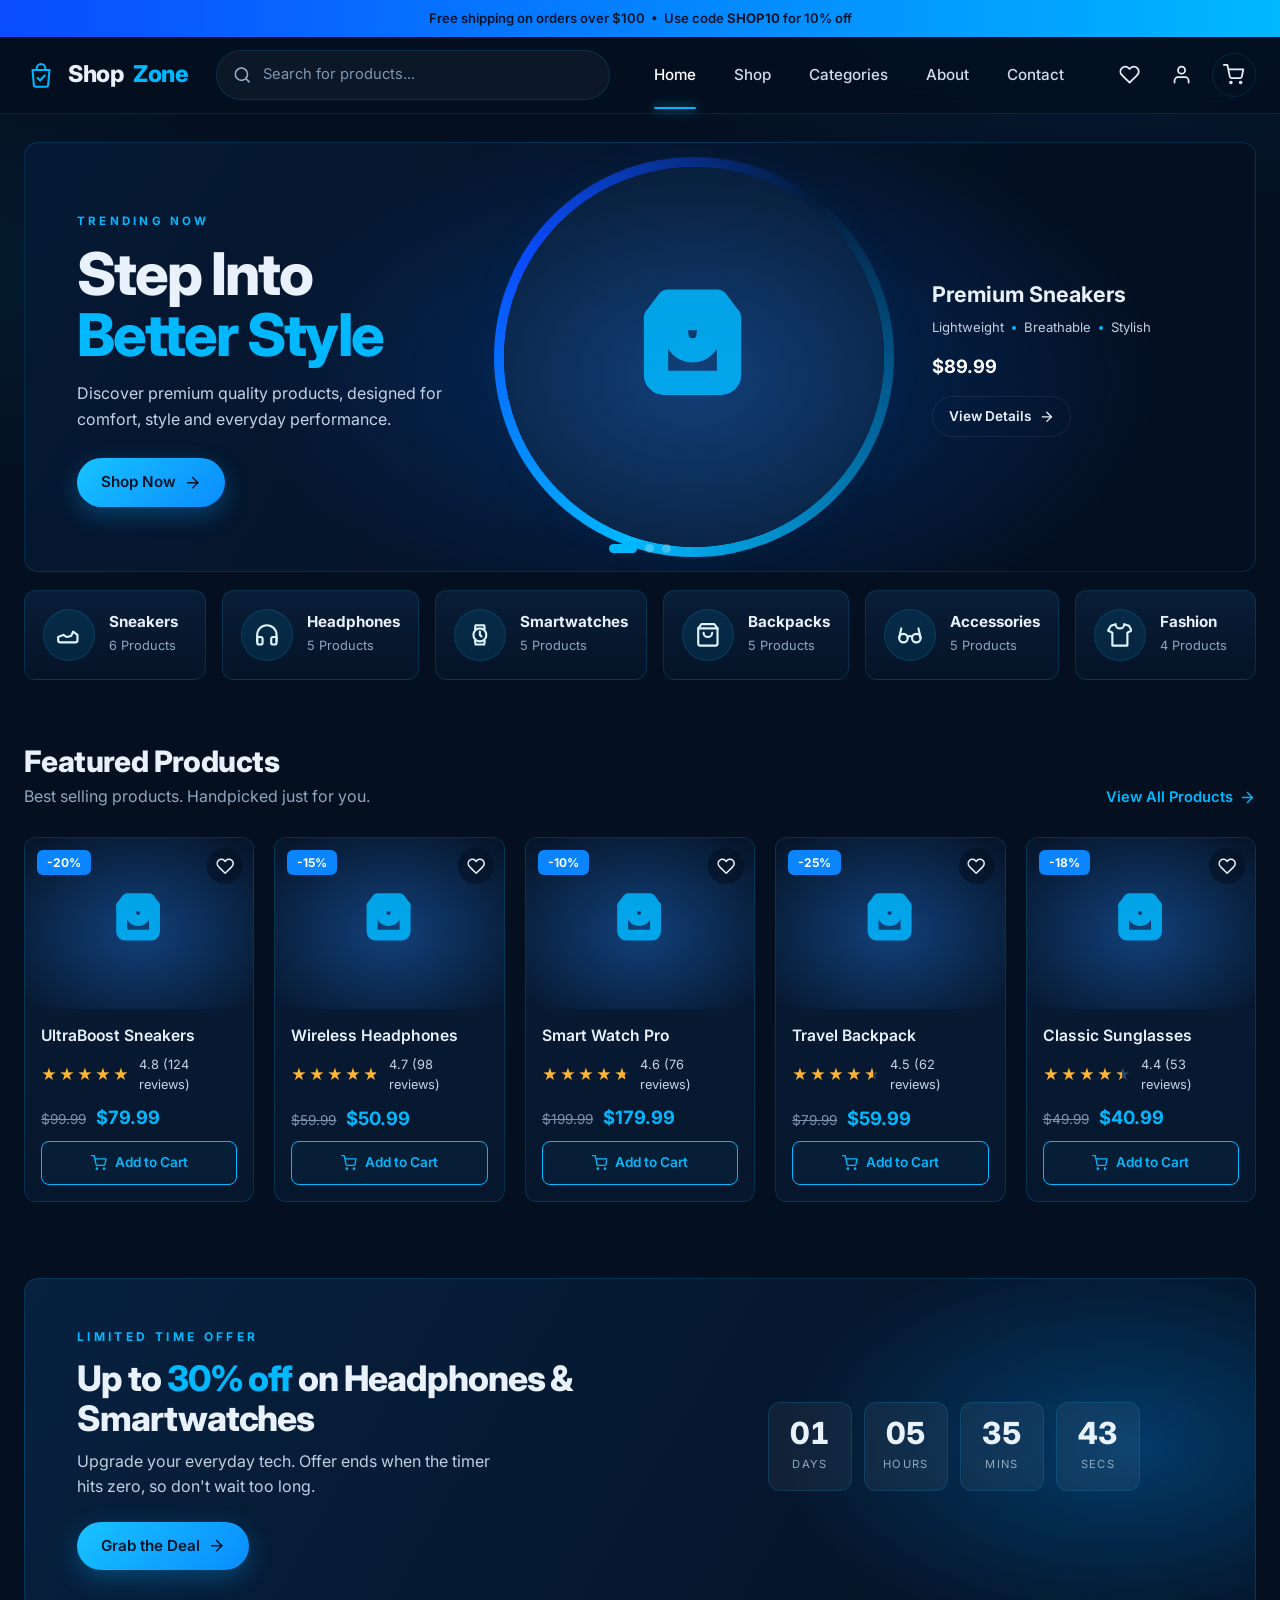
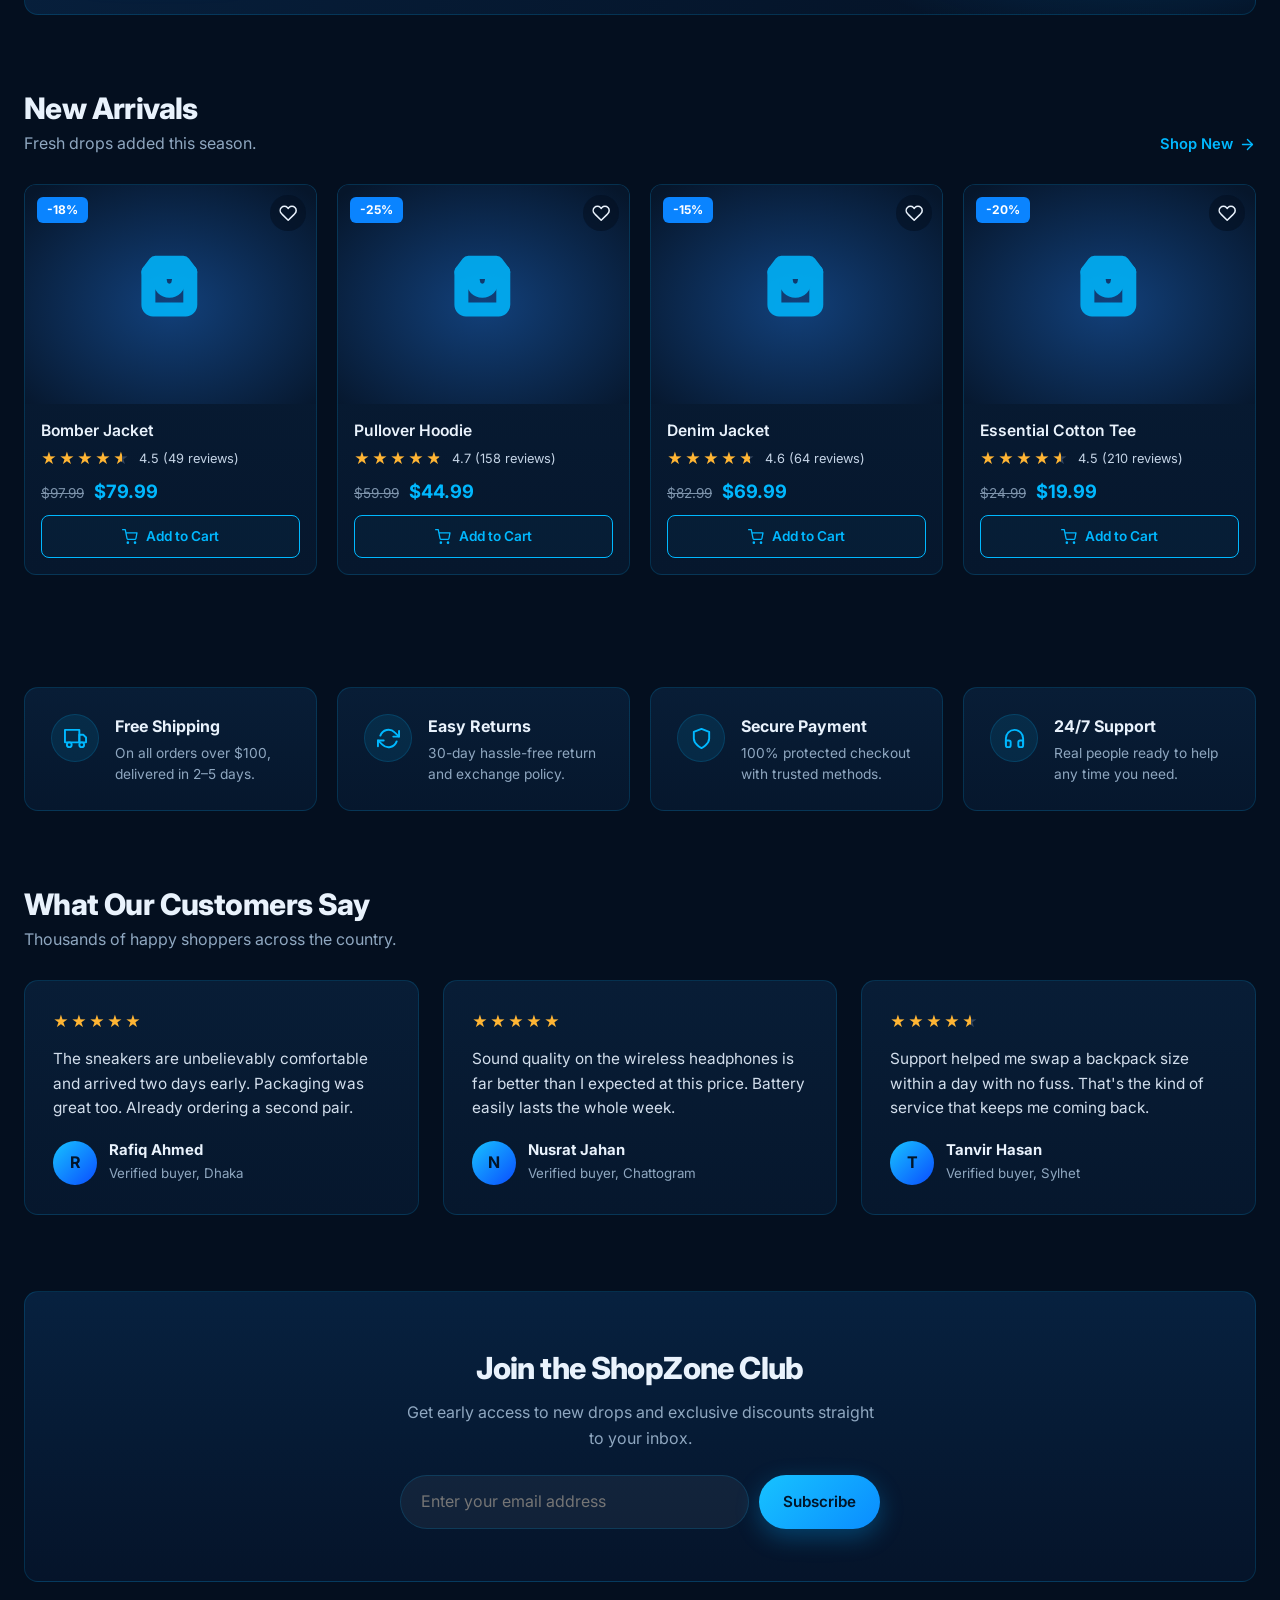
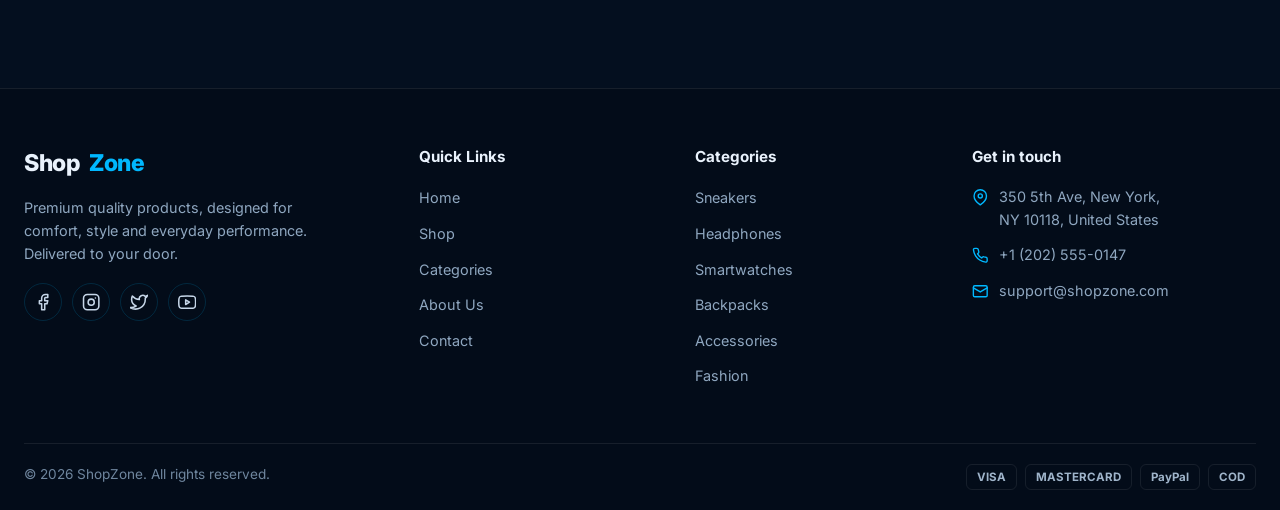
<file: index.html>
<!DOCTYPE html>
<html lang="en">
<head>
  <meta charset="UTF-8">
  <meta name="viewport" content="width=device-width, initial-scale=1">
  <title>ShopZone — Modern E-commerce</title>
  <meta name="description" content="ShopZone: premium sneakers, headphones, smartwatches, backpacks and more. Fast delivery and easy returns.">
  <link rel="preconnect" href="https://fonts.googleapis.com">
  <link rel="preconnect" href="https://fonts.gstatic.com" crossorigin>
  <link href="https://fonts.googleapis.com/css2?family=Inter:wght@400;500;600;700;800&display=swap" rel="stylesheet">
  <link rel="stylesheet" href="style.css">
</head>
<body data-page="home">
  <div id="site-header"></div>

  <main>
    <!-- HERO -->
    <section class="hero">
      <div class="container">
        <div class="hero-card" id="hero"></div>
        <div class="cat-strip" id="cat-strip"></div>
      </div>
    </section>

    <!-- FEATURED -->
    <section>
      <div class="container">
        <div class="section-head">
          <div>
            <h2>Featured Products</h2>
            <p>Best selling products. Handpicked just for you.</p>
          </div>
          <a class="link-arrow" href="shop.html">View All Products <i data-i="arrow-right"></i></a>
        </div>
        <div class="grid-5" id="featured"></div>
      </div>
    </section>

    <!-- DEAL -->
    <section style="padding-top:20px">
      <div class="container">
        <div class="deal reveal">
          <div>
            <span class="eyebrow">Limited time offer</span>
            <h2>Up to <span>30% off</span> on Headphones &amp; Smartwatches</h2>
            <p>Upgrade your everyday tech. Offer ends when the timer hits zero, so don't wait too long.</p>
            <a href="shop.html?cat=headphones" class="btn btn-primary">Grab the Deal <i data-i="arrow-right"></i></a>
          </div>
          <div class="countdown" id="countdown" aria-label="Offer countdown">
            <div class="cd-box"><b id="cd-d">00</b><small>Days</small></div>
            <div class="cd-box"><b id="cd-h">00</b><small>Hours</small></div>
            <div class="cd-box"><b id="cd-m">00</b><small>Mins</small></div>
            <div class="cd-box"><b id="cd-s">00</b><small>Secs</small></div>
          </div>
        </div>
      </div>
    </section>

    <!-- NEW ARRIVALS -->
    <section style="padding-top:20px">
      <div class="container">
        <div class="section-head">
          <div>
            <h2>New Arrivals</h2>
            <p>Fresh drops added this season.</p>
          </div>
          <a class="link-arrow" href="shop.html?sort=new">Shop New <i data-i="arrow-right"></i></a>
        </div>
        <div class="grid-4" id="arrivals"></div>
      </div>
    </section>

    <!-- WHY US -->
    <section>
      <div class="container">
        <div class="features">
          <div class="feature panel reveal"><div class="cat-ico"><i data-i="truck"></i></div><div><h4>Free Shipping</h4><p>On all orders over $100, delivered in 2–5 days.</p></div></div>
          <div class="feature panel reveal"><div class="cat-ico"><i data-i="refresh"></i></div><div><h4>Easy Returns</h4><p>30-day hassle-free return and exchange policy.</p></div></div>
          <div class="feature panel reveal"><div class="cat-ico"><i data-i="shield"></i></div><div><h4>Secure Payment</h4><p>100% protected checkout with trusted methods.</p></div></div>
          <div class="feature panel reveal"><div class="cat-ico"><i data-i="headset"></i></div><div><h4>24/7 Support</h4><p>Real people ready to help any time you need.</p></div></div>
        </div>
      </div>
    </section>

    <!-- TESTIMONIALS -->
    <section style="padding-top:20px">
      <div class="container">
        <div class="section-head"><div><h2>What Our Customers Say</h2><p>Thousands of happy shoppers across the country.</p></div></div>
        <div class="grid-3">
          <div class="testi panel reveal"><span class="stars" style="--r:100%">★★★★★</span><p>The sneakers are unbelievably comfortable and arrived two days early. Packaging was great too. Already ordering a second pair.</p><div class="who"><div class="avatar">R</div><div><b>Rafiq Ahmed</b><small>Verified buyer, Dhaka</small></div></div></div>
          <div class="testi panel reveal"><span class="stars" style="--r:100%">★★★★★</span><p>Sound quality on the wireless headphones is far better than I expected at this price. Battery easily lasts the whole week.</p><div class="who"><div class="avatar">N</div><div><b>Nusrat Jahan</b><small>Verified buyer, Chattogram</small></div></div></div>
          <div class="testi panel reveal"><span class="stars" style="--r:90%">★★★★★</span><p>Support helped me swap a backpack size within a day with no fuss. That's the kind of service that keeps me coming back.</p><div class="who"><div class="avatar">T</div><div><b>Tanvir Hasan</b><small>Verified buyer, Sylhet</small></div></div></div>
        </div>
      </div>
    </section>

    <!-- NEWSLETTER -->
    <section style="padding-top:20px">
      <div class="container">
        <div class="newsletter reveal">
          <h2>Join the ShopZone Club</h2>
          <p>Get early access to new drops and exclusive discounts straight to your inbox.</p>
          <form class="nl-form" data-newsletter novalidate>
            <input type="email" placeholder="Enter your email address" aria-label="Email address" required>
            <button class="btn btn-primary" type="submit">Subscribe</button>
          </form>
        </div>
      </div>
    </section>
  </main>

  <div id="site-footer"></div>

<script src="data.js"></script>
<script src="main.js"></script>
<script src="home.js"></script>
</body>
</html>
</file>
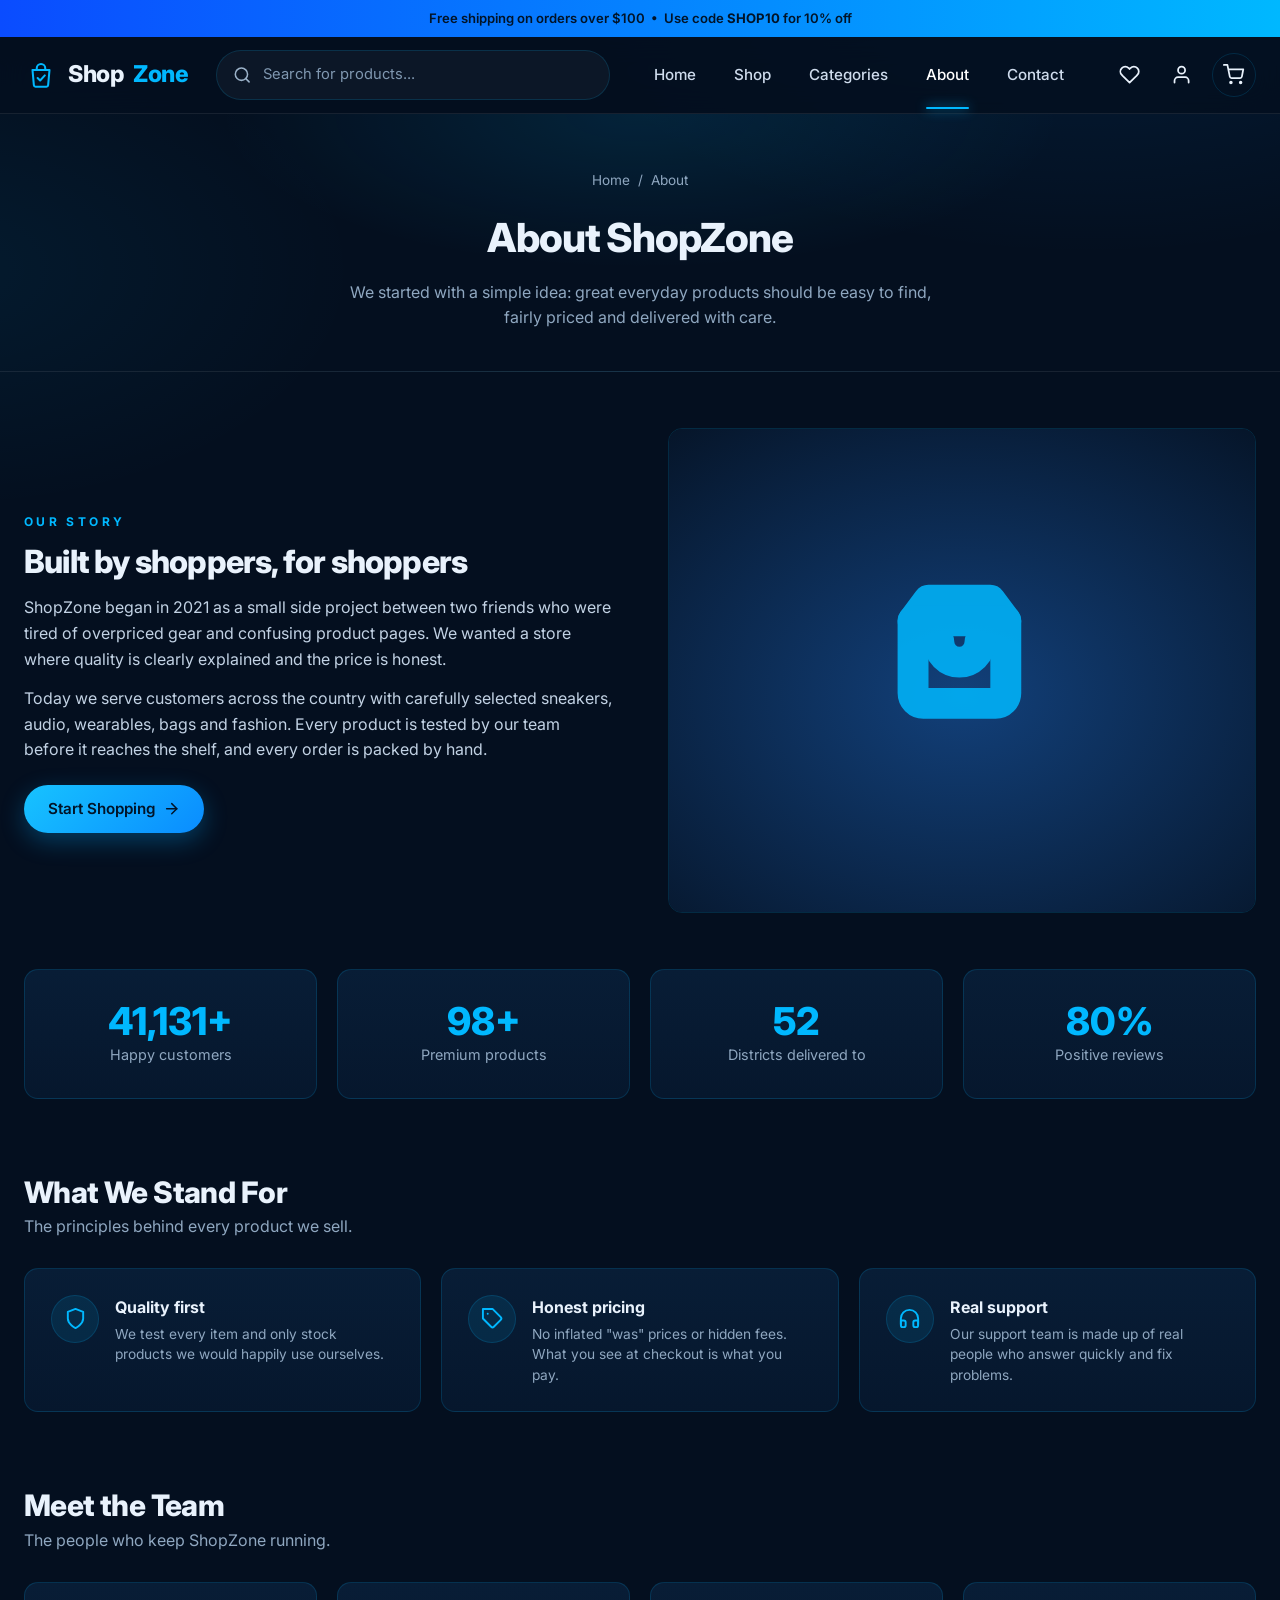
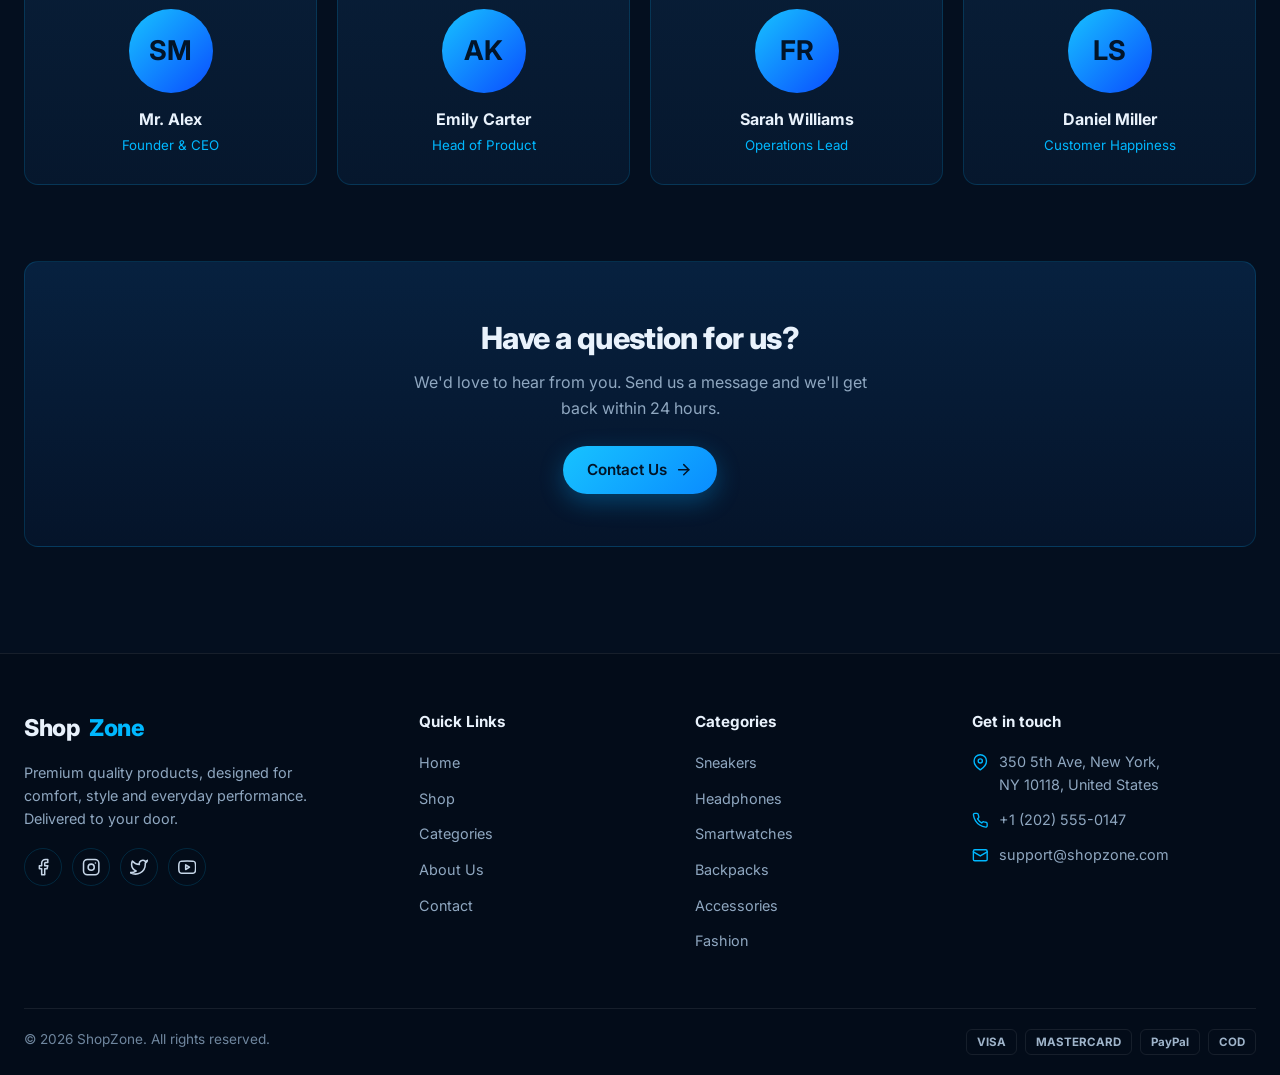
<file: about.html>
<!DOCTYPE html>
<html lang="en">
<head>
  <meta charset="UTF-8">
  <meta name="viewport" content="width=device-width, initial-scale=1">
  <title>About Us — ShopZone</title>
  <meta name="description" content="Learn about ShopZone, our story, our values and the team behind the store.">
  <link rel="preconnect" href="https://fonts.googleapis.com">
  <link rel="preconnect" href="https://fonts.gstatic.com" crossorigin>
  <link href="https://fonts.googleapis.com/css2?family=Inter:wght@400;500;600;700;800&display=swap" rel="stylesheet">
  <link rel="stylesheet" href="style.css">
</head>
<body data-page="about">
  <div id="site-header"></div>
  <main>
    <div class="page-hero">
      <div class="container">
        <div class="crumbs"><a href="index.html">Home</a> / <span>About</span></div>
        <h1>About ShopZone</h1>
        <p>We started with a simple idea: great everyday products should be easy to find, fairly priced and delivered with care.</p>
      </div>
    </div>

    <section>
      <div class="container split">
        <div class="reveal">
          <span class="eyebrow">Our story</span>
          <h2>Built by shoppers, for shoppers</h2>
          <p>ShopZone began in 2021 as a small side project between two friends who were tired of overpriced gear and confusing product pages. We wanted a store where quality is clearly explained and the price is honest.</p>
          <p>Today we serve customers across the country with carefully selected sneakers, audio, wearables, bags and fashion. Every product is tested by our team before it reaches the shelf, and every order is packed by hand.</p>
          <a href="shop.html" class="btn btn-primary" style="margin-top:8px">Start Shopping <i data-i="arrow-right"></i></a>
        </div>
        <img class="reveal" src="https://images.unsplash.com/photo-1441986300917-64674bd600d8?auto=format&fit=crop&w=900&q=80" alt="Inside a ShopZone store" loading="lazy" onerror="imgFallback(this)">
      </div>
    </section>

    <section style="padding-top:0">
      <div class="container">
        <div class="stats">
          <div class="stat panel reveal"><b data-count="50000" data-suffix="+">0</b><span>Happy customers</span></div>
          <div class="stat panel reveal"><b data-count="120" data-suffix="+">0</b><span>Premium products</span></div>
          <div class="stat panel reveal"><b data-count="64">0</b><span>Districts delivered to</span></div>
          <div class="stat panel reveal"><b data-count="98" data-suffix="%">0</b><span>Positive reviews</span></div>
        </div>
      </div>
    </section>

    <section style="padding-top:20px">
      <div class="container">
        <div class="section-head"><div><h2>What We Stand For</h2><p>The principles behind every product we sell.</p></div></div>
        <div class="features" style="grid-template-columns:repeat(3,1fr)">
          <div class="feature panel reveal"><div class="cat-ico"><i data-i="shield"></i></div><div><h4>Quality first</h4><p>We test every item and only stock products we would happily use ourselves.</p></div></div>
          <div class="feature panel reveal"><div class="cat-ico"><i data-i="tag"></i></div><div><h4>Honest pricing</h4><p>No inflated "was" prices or hidden fees. What you see at checkout is what you pay.</p></div></div>
          <div class="feature panel reveal"><div class="cat-ico"><i data-i="headset"></i></div><div><h4>Real support</h4><p>Our support team is made up of real people who answer quickly and fix problems.</p></div></div>
        </div>
      </div>
    </section>

    <section style="padding-top:20px">
      <div class="container">
        <div class="section-head"><div><h2>Meet the Team</h2><p>The people who keep ShopZone running.</p></div></div>
        <div class="grid-4">
          <div class="team panel reveal"><div class="avatar">SM</div><b>Mr. Alex</b><br><small>Founder &amp; CEO</small></div>
          <div class="team panel reveal"><div class="avatar">AK</div><b>Emily Carter</b><br><small>Head of Product</small></div>
          <div class="team panel reveal"><div class="avatar">FR</div><b>Sarah Williams</b><br><small>Operations Lead</small></div>
          <div class="team panel reveal"><div class="avatar">LS</div><b>Daniel Miller</b><br><small>Customer Happiness</small></div>
        </div>
      </div>
    </section>

    <section style="padding-top:20px">
      <div class="container">
        <div class="newsletter reveal">
          <h2>Have a question for us?</h2>
          <p>We'd love to hear from you. Send us a message and we'll get back within 24 hours.</p>
          <a href="contact.html" class="btn btn-primary">Contact Us <i data-i="arrow-right"></i></a>
        </div>
      </div>
    </section>
  </main>
  <div id="site-footer"></div>

  <script src="data.js"></script>
  <script src="main.js"></script>
</body>
</html>
</file>
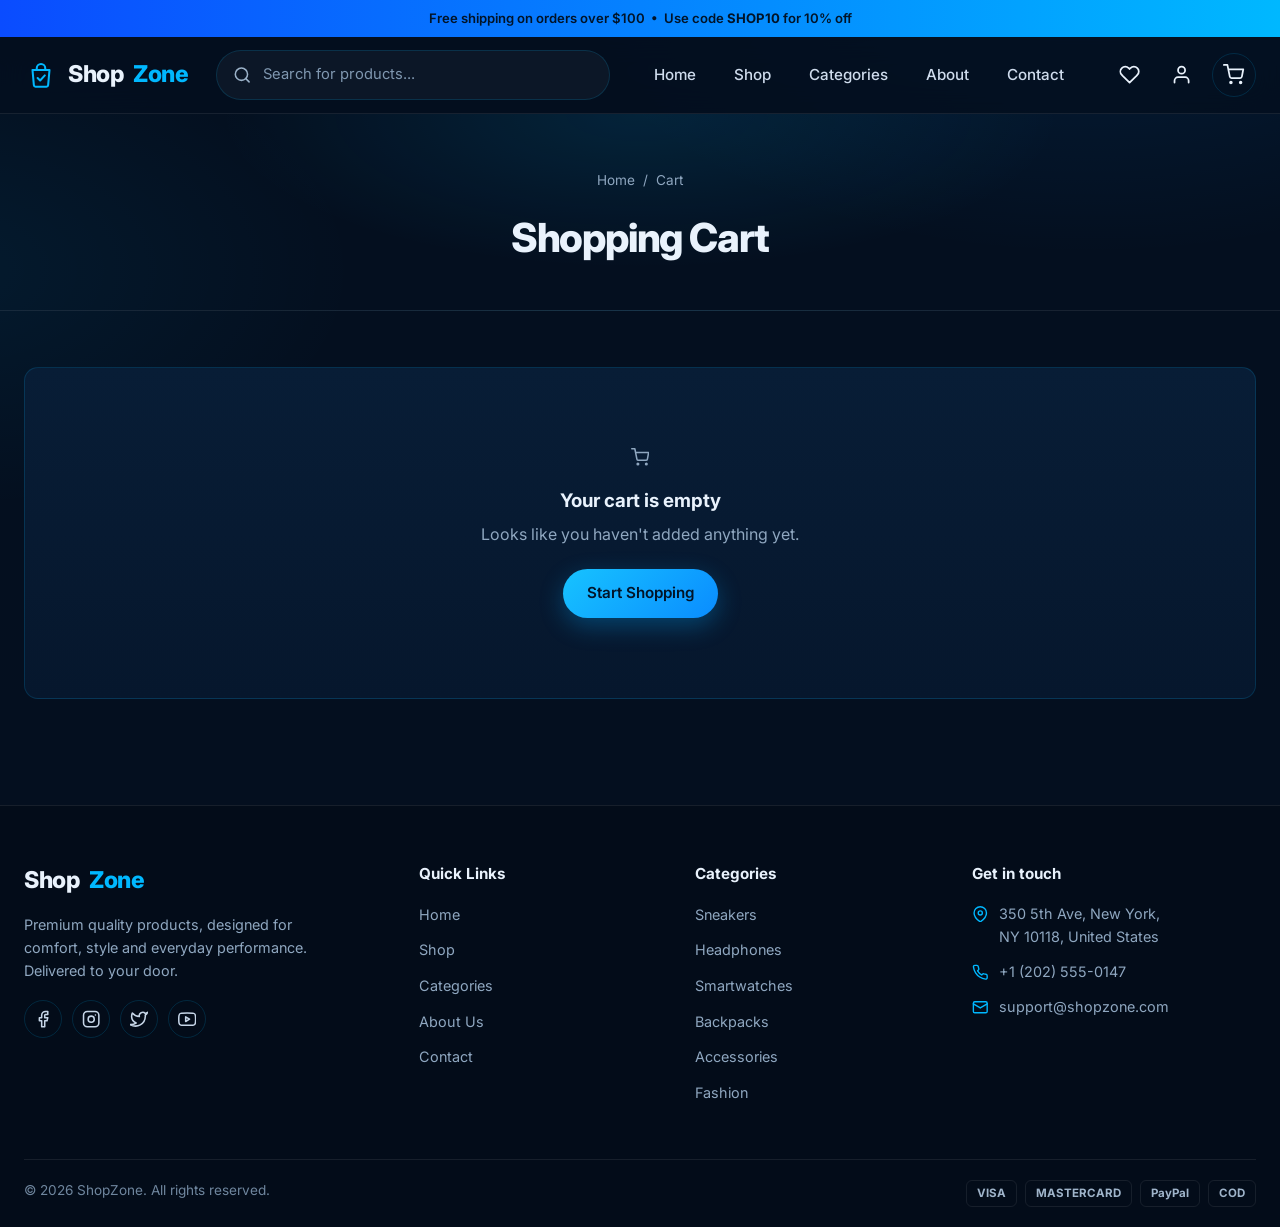
<file: cart.html>
<!DOCTYPE html>
<html lang="en">
<head>
  <meta charset="UTF-8">
  <meta name="viewport" content="width=device-width, initial-scale=1">
  <title>Your Cart — ShopZone</title>
  <link rel="preconnect" href="https://fonts.googleapis.com">
  <link rel="preconnect" href="https://fonts.gstatic.com" crossorigin>
  <link href="https://fonts.googleapis.com/css2?family=Inter:wght@400;500;600;700;800&display=swap" rel="stylesheet">
  <link rel="stylesheet" href="style.css">
</head>
<body data-page="cart">
  <div id="site-header"></div>
  <main>
    <div class="page-hero">
      <div class="container">
        <div class="crumbs"><a href="index.html">Home</a> / <span>Cart</span></div>
        <h1>Shopping Cart</h1>
      </div>
    </div>
    <section>
      <div class="container" id="cart-root"></div>
    </section>
  </main>

  <!-- Checkout modal -->
  <div class="modal" id="checkout" role="dialog" aria-modal="true" aria-labelledby="co-title">
    <div class="modal-box panel">
      <button class="icon-btn modal-x" id="co-close" aria-label="Close"><i data-i="x"></i></button>
      <div id="co-form-wrap">
        <h3 id="co-title">Checkout</h3>
        <p style="color:var(--muted);font-size:.9rem;margin-bottom:22px">Total to pay: <b id="co-total" style="color:var(--accent)"></b></p>
        <form id="co-form" novalidate>
          <div class="row2">
            <div class="field"><label for="co-name">Full name</label><input id="co-name" name="name" required autocomplete="name"><div class="err">Required.</div></div>
            <div class="field"><label for="co-phone">Phone</label><input id="co-phone" name="phone" type="tel" required pattern="[0-9+\- ]{7,}" autocomplete="tel"><div class="err">Enter a valid phone.</div></div>
          </div>
          <div class="field"><label for="co-email">Email</label><input id="co-email" name="email" type="email" required autocomplete="email"><div class="err">Enter a valid email.</div></div>
          <div class="field"><label for="co-addr">Delivery address</label><input id="co-addr" name="address" required autocomplete="street-address"><div class="err">Required.</div></div>
          <div class="field"><label for="co-pay">Payment method</label>
            <select id="co-pay" name="pay"><option>Cash on Delivery</option><option>bKash</option><option>Credit / Debit Card</option></select></div>
          <button class="btn btn-primary btn-block" type="submit">Place Order <i data-i="arrow-right"></i></button>
        </form>
      </div>
      <div class="success" id="co-success" hidden>
        <div class="tick"><i data-i="check"></i></div>
        <h3>Order placed!</h3>
        <p style="color:var(--muted);margin:8px 0 4px">Thank you for shopping with ShopZone.</p>
        <p>Your order number is <b id="co-num" style="color:var(--accent)"></b></p>
        <a href="shop.html" class="btn btn-primary" style="margin-top:22px">Continue Shopping</a>
      </div>
    </div>
  </div>

  <div id="site-footer"></div>
  <script src="data.js"></script>
  <script src="main.js"></script>
  <script src="cart.js"></script>
</body>
</html>
</file>
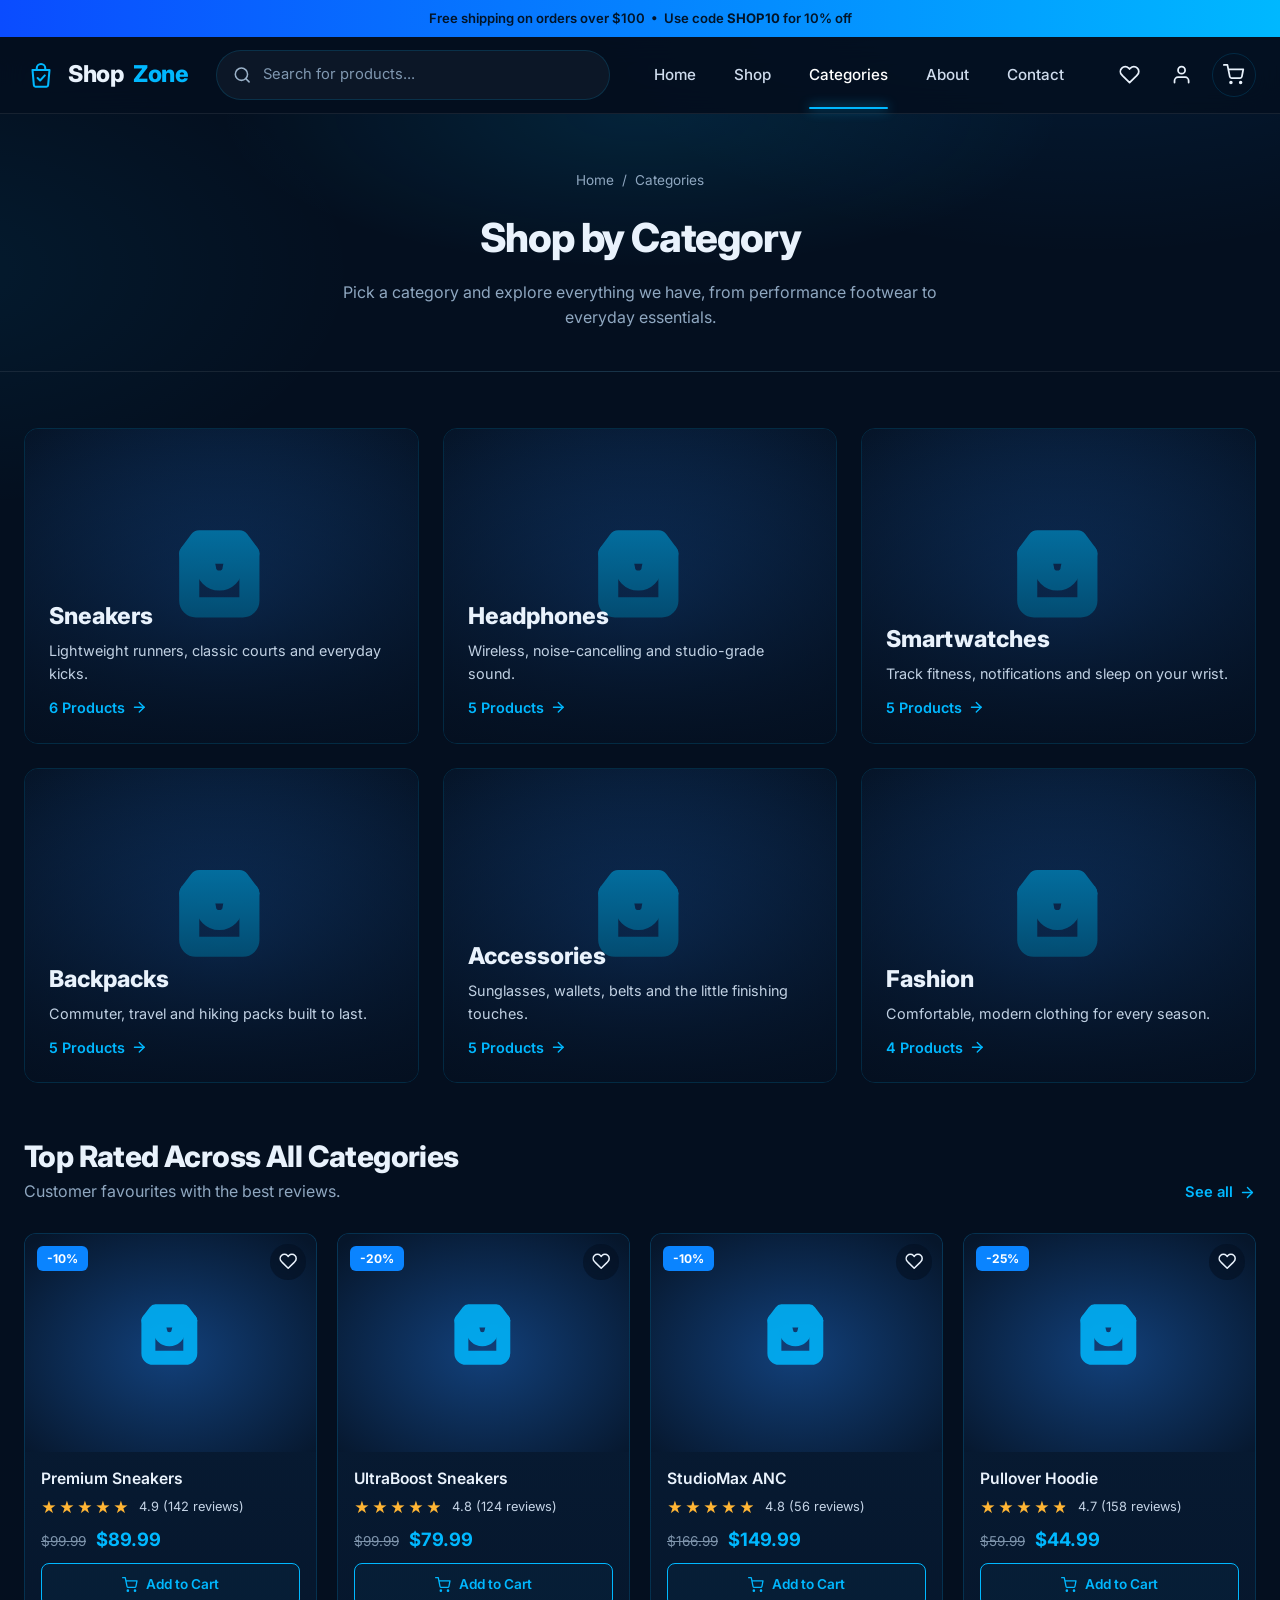
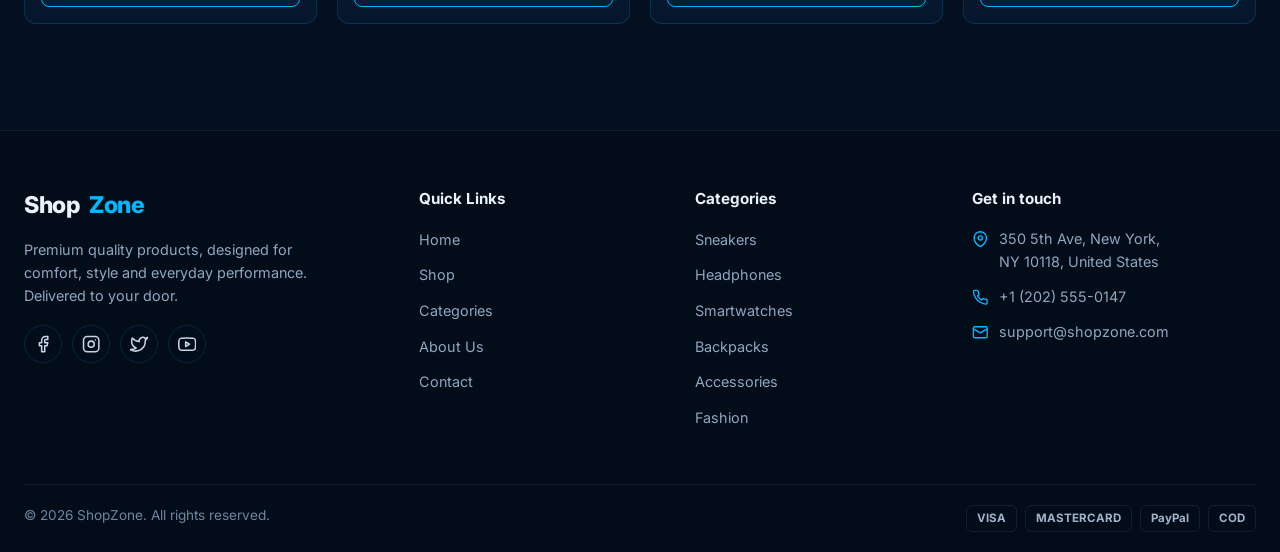
<file: categories.html>
<!DOCTYPE html>
<html lang="en">
<head>
  <meta charset="UTF-8">
  <meta name="viewport" content="width=device-width, initial-scale=1">
  <title>Categories — ShopZone</title>
  <meta name="description" content="Shop by category at ShopZone: sneakers, headphones, smartwatches, backpacks, accessories and fashion.">
  <link rel="preconnect" href="https://fonts.googleapis.com">
  <link rel="preconnect" href="https://fonts.gstatic.com" crossorigin>
  <link href="https://fonts.googleapis.com/css2?family=Inter:wght@400;500;600;700;800&display=swap" rel="stylesheet">
  <link rel="stylesheet" href="style.css">
</head>
<body data-page="categories">
  <div id="site-header"></div>
  <main>
    <div class="page-hero">
      <div class="container">
        <div class="crumbs"><a href="index.html">Home</a> / <span>Categories</span></div>
        <h1>Shop by Category</h1>
        <p>Pick a category and explore everything we have, from performance footwear to everyday essentials.</p>
      </div>
    </div>

    <section>
      <div class="container">
        <div class="grid-3" id="cat-grid"></div>
      </div>
    </section>

    <section style="padding-top:0">
      <div class="container">
        <div class="section-head"><div><h2>Top Rated Across All Categories</h2><p>Customer favourites with the best reviews.</p></div><a class="link-arrow" href="shop.html?sort=rating">See all <i data-i="arrow-right"></i></a></div>
        <div class="grid-4" id="top-rated"></div>
      </div>
    </section>
  </main>
  <div id="site-footer"></div>

  <script src="data.js"></script>
  <script src="main.js"></script>
  <script>
    document.addEventListener('shopzone:ready', () => {
      $('#cat-grid').innerHTML = CATEGORIES.map(c => {
        const n = PRODUCTS.filter(p => p.cat === c.id).length;
        return `<a class="cat-card reveal" href="shop.html?cat=${c.id}">
          <img loading="lazy" src="${unsplash(IMG_IDS[c.id][0], 700)}" alt="${c.name}" onerror="imgFallback(this)">
          <div class="txt"><h3>${c.name}</h3><p>${c.desc}</p><span class="count">${n} Products ${icon('arrow-right')}</span></div></a>`;
      }).join('');
      renderProducts($('#top-rated'), [...PRODUCTS].sort((a, b) => b.rating - a.rating || b.reviews - a.reviews).slice(0, 4));
    });
  </script>
</body>
</html>
</file>
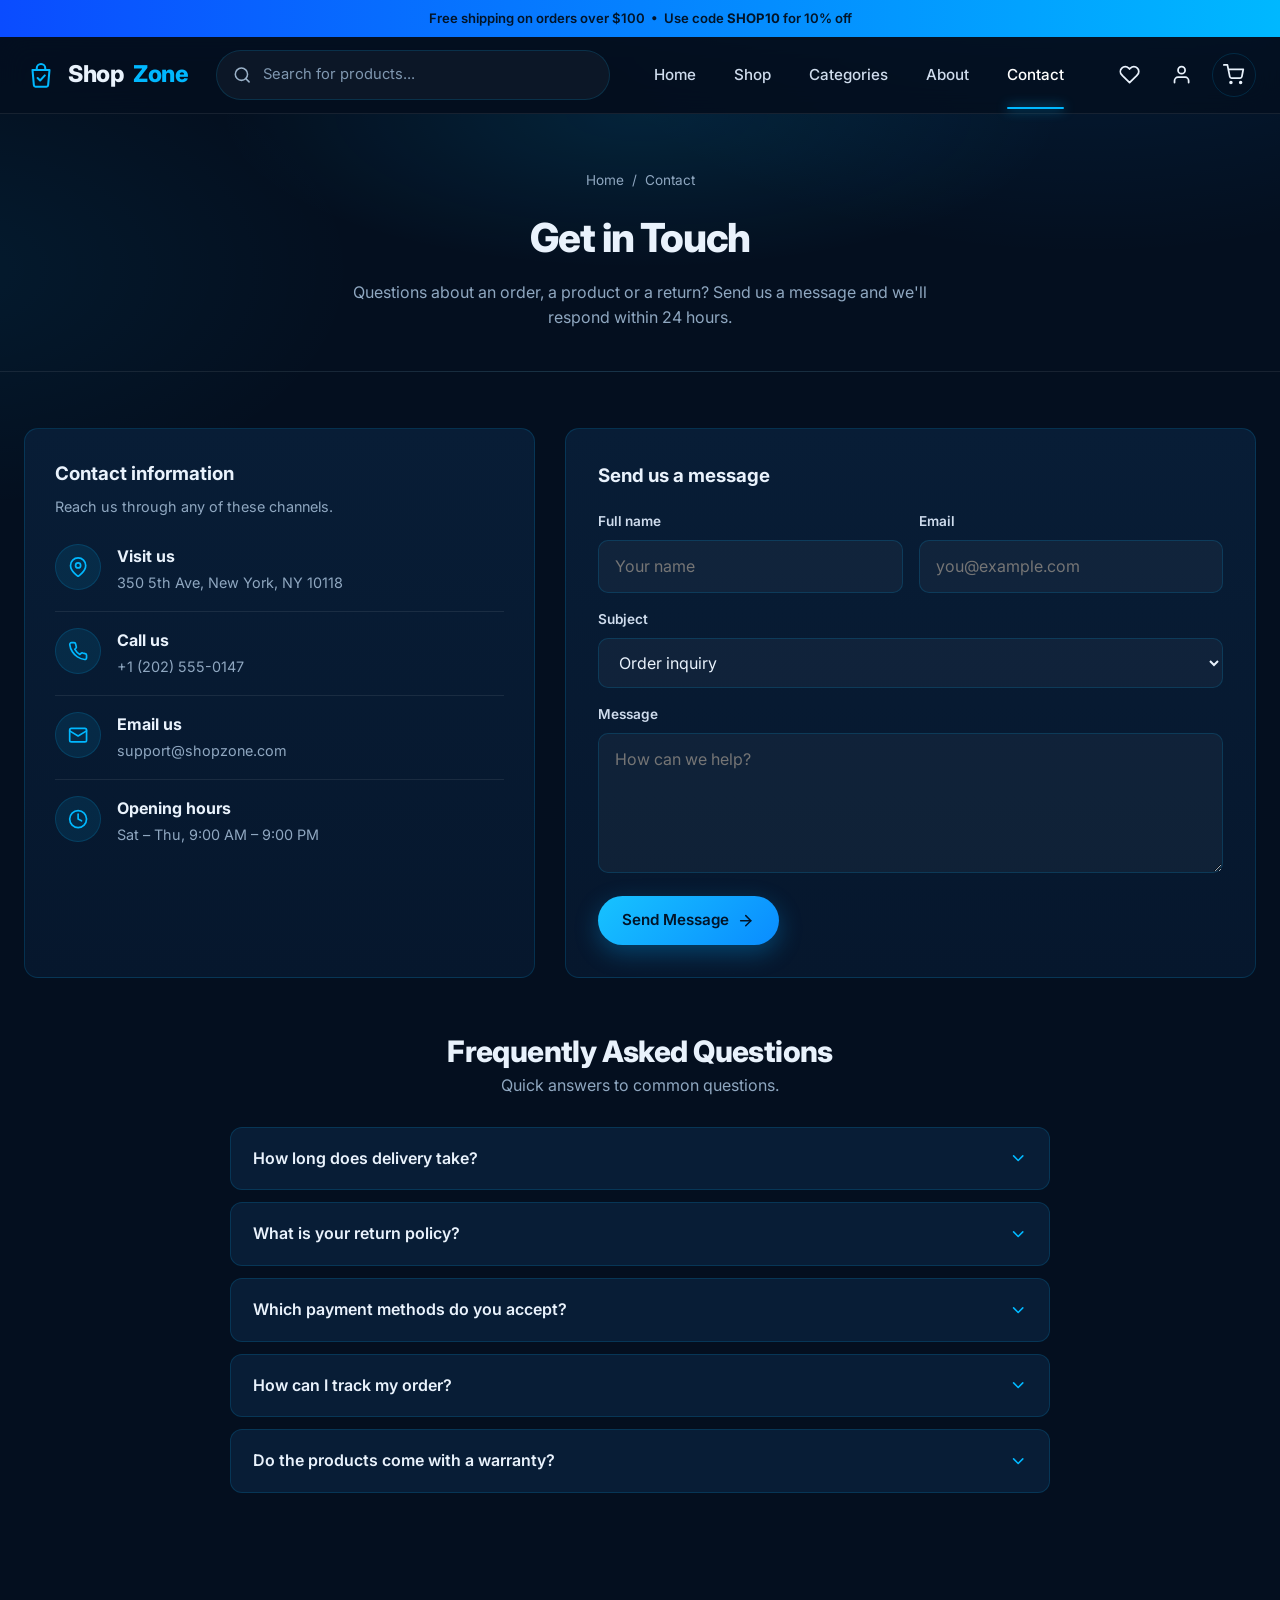
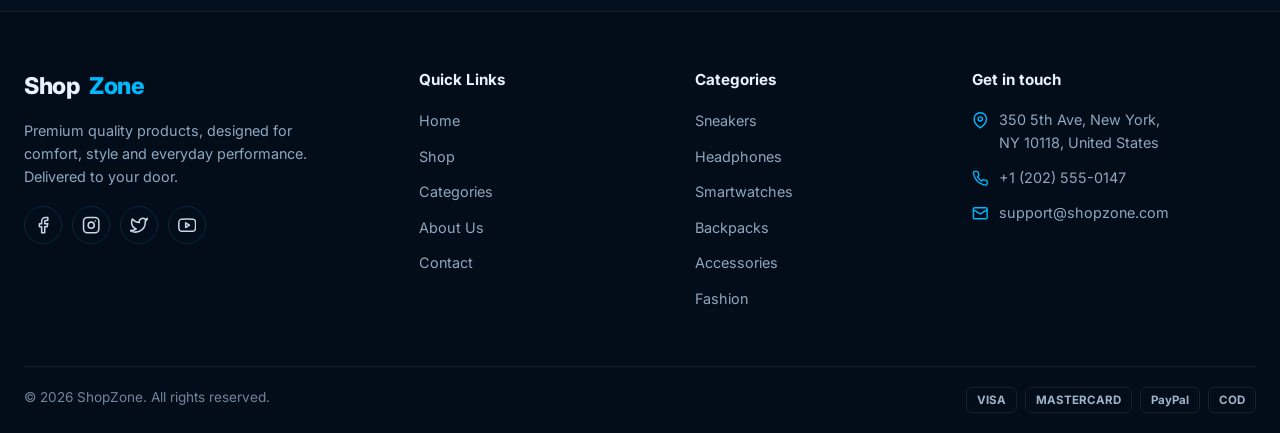
<file: contact.html>
<!DOCTYPE html>
<html lang="en">
<head>
  <meta charset="UTF-8">
  <meta name="viewport" content="width=device-width, initial-scale=1">
  <title>Contact — ShopZone</title>
  <meta name="description" content="Get in touch with the ShopZone team. We reply within 24 hours.">
  <link rel="preconnect" href="https://fonts.googleapis.com">
  <link rel="preconnect" href="https://fonts.gstatic.com" crossorigin>
  <link href="https://fonts.googleapis.com/css2?family=Inter:wght@400;500;600;700;800&display=swap" rel="stylesheet">
  <link rel="stylesheet" href="style.css">
</head>
<body data-page="contact">
  <div id="site-header"></div>
  <main>
    <div class="page-hero">
      <div class="container">
        <div class="crumbs"><a href="index.html">Home</a> / <span>Contact</span></div>
        <h1>Get in Touch</h1>
        <p>Questions about an order, a product or a return? Send us a message and we'll respond within 24 hours.</p>
      </div>
    </div>

    <section>
      <div class="container contact-grid">
        <div class="info-card panel reveal">
          <h3 style="margin-bottom:6px">Contact information</h3>
          <p style="color:var(--muted);font-size:.9rem;margin-bottom:10px">Reach us through any of these channels.</p>
          <div class="info-item"><div class="cat-ico"><i data-i="map-pin"></i></div><div><b>Visit us</b><span>350 5th Ave, New York, NY 10118</span></div></div>
          <div class="info-item"><div class="cat-ico"><i data-i="phone"></i></div><div><b>Call us</b><span>+1 (202) 555-0147</span></div></div>
          <div class="info-item"><div class="cat-ico"><i data-i="mail"></i></div><div><b>Email us</b><span>support@shopzone.com</span></div></div>
          <div class="info-item"><div class="cat-ico"><i data-i="clock"></i></div><div><b>Opening hours</b><span>Sat – Thu, 9:00 AM – 9:00 PM</span></div></div>
        </div>

        <div class="panel reveal" style="padding:32px">
          <h3 style="margin-bottom:20px">Send us a message</h3>
          <form id="contact-form" novalidate>
            <div class="row2">
              <div class="field"><label for="c-name">Full name</label><input id="c-name" name="name" type="text" placeholder="Your name" autocomplete="name" required><div class="err">Please enter your name.</div></div>
              <div class="field"><label for="c-email">Email</label><input id="c-email" name="email" type="email" placeholder="you@example.com" autocomplete="email" required><div class="err">Please enter a valid email.</div></div>
            </div>
            <div class="field"><label for="c-subject">Subject</label>
              <select id="c-subject" name="subject"><option>Order inquiry</option><option>Product question</option><option>Returns &amp; refunds</option><option>Partnership</option><option>Other</option></select>
            </div>
            <div class="field"><label for="c-msg">Message</label><textarea id="c-msg" name="message" placeholder="How can we help?" required minlength="10"></textarea><div class="err">Please write at least 10 characters.</div></div>
            <button class="btn btn-primary" type="submit">Send Message <i data-i="arrow-right"></i></button>
          </form>
        </div>
      </div>
    </section>

    <section style="padding-top:0">
      <div class="container" style="max-width:820px">
        <div class="section-head" style="justify-content:center;text-align:center"><div><h2>Frequently Asked Questions</h2><p>Quick answers to common questions.</p></div></div>
        <div id="faq"></div>
      </div>
    </section>
  </main>
  <div id="site-footer"></div>

  <script src="data.js"></script>
  <script src="main.js"></script>
  <script>
    document.addEventListener('shopzone:ready', () => {
      const faqs = [
        ['How long does delivery take?', 'Inside Dhaka orders arrive in 1–2 working days. Other districts take 3–5 working days. Orders over $100 ship free.'],
        ['What is your return policy?', 'You can return any unused item within 30 days of delivery for a full refund or exchange. Just contact support with your order number.'],
        ['Which payment methods do you accept?', 'We accept Visa, Mastercard, bKash and Cash on Delivery on eligible orders.'],
        ['How can I track my order?', 'Once your order ships, we send a tracking link by email and SMS so you can follow it every step of the way.'],
        ['Do the products come with a warranty?', 'Electronics include a 12-month warranty. Footwear, bags and clothing are covered for manufacturing defects for 90 days.']
      ];
      $('#faq').innerHTML = faqs.map(([q, a]) => `
        <div class="faq-item"><button class="faq-q" aria-expanded="false">${q}${icon('chevron-down')}</button><div class="faq-a"><p>${a}</p></div></div>`).join('');
      $('#faq').addEventListener('click', e => {
        const b = e.target.closest('.faq-q'); if (!b) return;
        const item = b.parentElement, open = !item.classList.contains('open');
        $$('.faq-item').forEach(i => { i.classList.remove('open'); i.firstElementChild.setAttribute('aria-expanded', 'false'); });
        if (open) { item.classList.add('open'); b.setAttribute('aria-expanded', 'true'); }
      });

      const form = $('#contact-form');
      form.addEventListener('submit', e => {
        e.preventDefault();
        let ok = true;
        ['name', 'email', 'message'].forEach(n => {
          const f = form[n], bad = !f.checkValidity() || !f.value.trim();
          f.closest('.field').classList.toggle('bad', bad);
          if (bad) ok = false;
        });
        if (!ok) return toast('Please fix the highlighted fields', 'err');
        const btn = form.querySelector('button[type=submit]');
        btn.disabled = true;
        setTimeout(() => { toast('Message sent! We\'ll reply within 24 hours.'); form.reset(); btn.disabled = false; }, 700);
      });
      form.addEventListener('input', e => e.target.closest('.field')?.classList.remove('bad'));
    });
  </script>
</body>
</html>
</file>
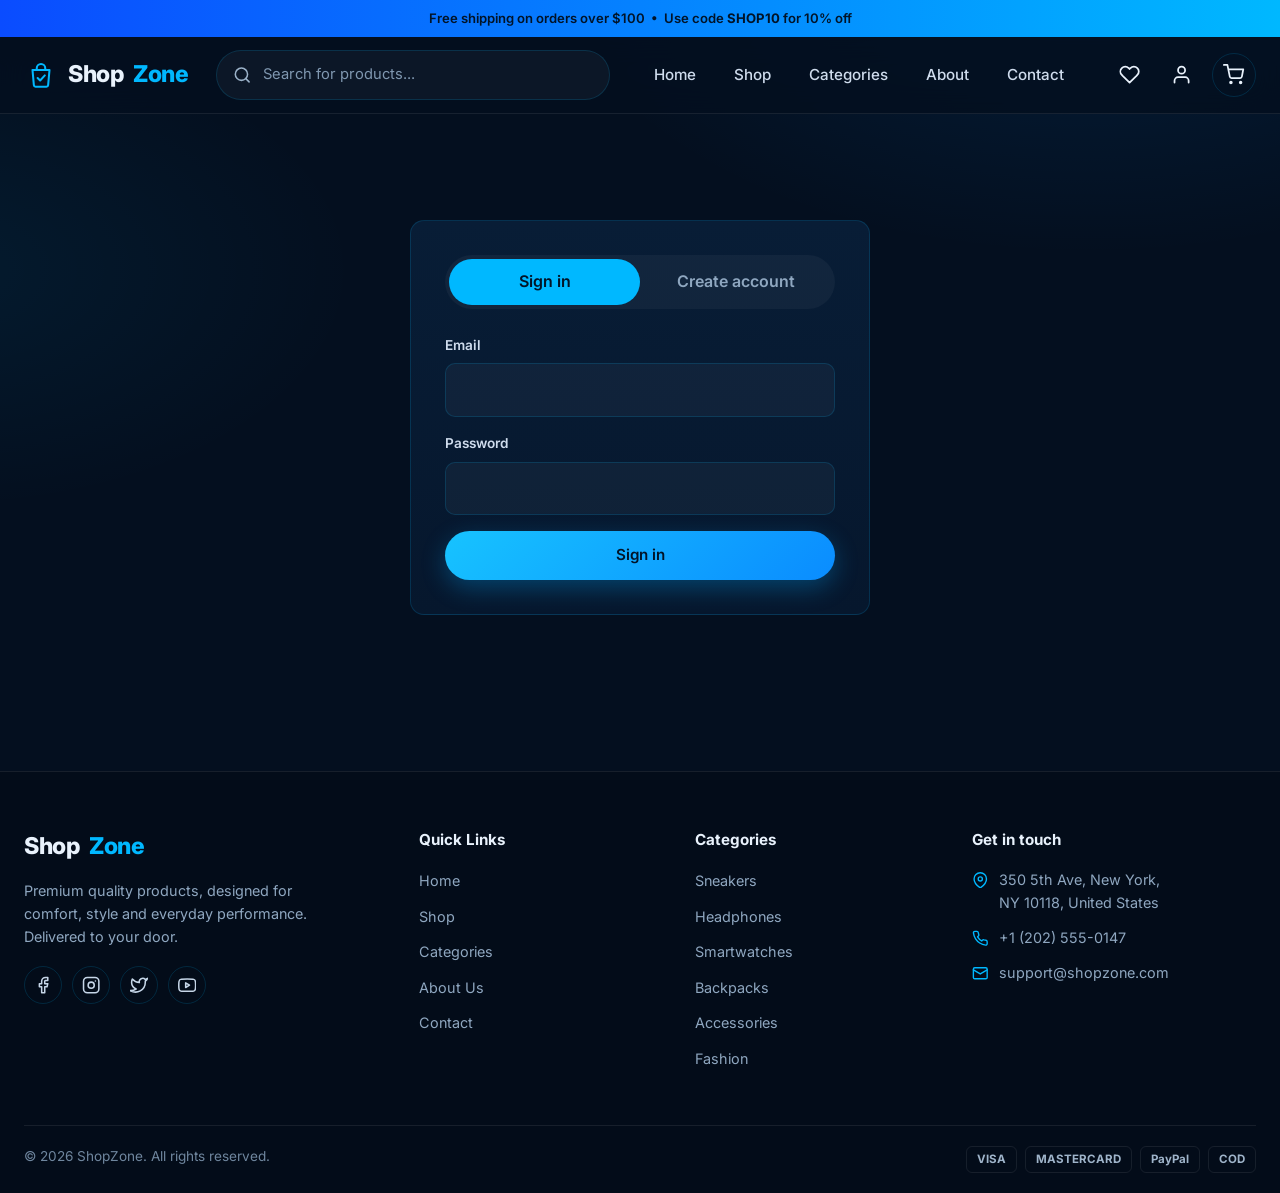
<file: login.html>
<!DOCTYPE html>
<html lang="en">
<head>
  <meta charset="UTF-8">
  <meta name="viewport" content="width=device-width, initial-scale=1">
  <title>Account — ShopZone</title>
  <link rel="preconnect" href="https://fonts.googleapis.com">
  <link rel="preconnect" href="https://fonts.gstatic.com" crossorigin>
  <link href="https://fonts.googleapis.com/css2?family=Inter:wght@400;500;600;700;800&display=swap" rel="stylesheet">
  <link rel="stylesheet" href="style.css">
</head>
<body data-page="account">
  <div id="site-header"></div>
  <main>
    <section>
      <div class="container">
        <div class="auth panel" id="auth-box"></div>
      </div>
    </section>
  </main>
  <div id="site-footer"></div>

  <script src="data.js"></script>
  <script src="main.js"></script>
  <script>
    /* Front-end demo account: stores only name + email in this browser (no password is saved). */
    document.addEventListener('shopzone:ready', () => {
      const box = $('#auth-box');
      function render() {
        const user = store.get('shopzone_user', null);
        if (user) {
          const orders = store.get('shopzone_orders', []);
          box.innerHTML = `<div class="profile">
            <div class="avatar">${(user.name || 'U')[0].toUpperCase()}</div>
            <h3>Hi, ${user.name}</h3>
            <p style="color:var(--muted);margin:4px 0 22px">${user.email}</p>
            <div class="sum-row"><span>Orders placed</span><b>${orders.length}</b></div>
            <div class="sum-row"><span>Wishlist items</span><b>${Wish.get().length}</b></div>
            <a href="wishlist.html" class="btn btn-outline btn-block" style="margin-top:20px">View Wishlist</a>
            <button class="btn btn-ghost btn-block" id="logout" style="margin-top:10px">Sign out</button></div>`;
          return;
        }
        box.innerHTML = `
          <div class="auth-tabs"><button class="on" data-t="in">Sign in</button><button data-t="up">Create account</button></div>
          <form id="f-in" class="on" novalidate>
            <div class="field"><label for="i-email">Email</label><input id="i-email" name="email" type="email" required autocomplete="email"><div class="err">Enter a valid email.</div></div>
            <div class="field"><label for="i-pass">Password</label><input id="i-pass" name="pass" type="password" required minlength="6" autocomplete="current-password"><div class="err">At least 6 characters.</div></div>
            <button class="btn btn-primary btn-block" type="submit">Sign in</button>
          </form>
          <form id="f-up" novalidate>
            <div class="field"><label for="u-name">Full name</label><input id="u-name" name="name" required autocomplete="name"><div class="err">Required.</div></div>
            <div class="field"><label for="u-email">Email</label><input id="u-email" name="email" type="email" required autocomplete="email"><div class="err">Enter a valid email.</div></div>
            <div class="field"><label for="u-pass">Password</label><input id="u-pass" name="pass" type="password" required minlength="6" autocomplete="new-password"><div class="err">At least 6 characters.</div></div>
            <button class="btn btn-primary btn-block" type="submit">Create account</button>
          </form>`;
      }
      const validate = form => {
        let ok = true;
        [...form.elements].filter(f => f.name).forEach(f => {
          const bad = !f.checkValidity() || !f.value.trim();
          f.closest('.field').classList.toggle('bad', bad); if (bad) ok = false;
        });
        return ok;
      };
      box.addEventListener('click', e => {
        const t = e.target.closest('[data-t]');
        if (t) {
          $$('.auth-tabs button').forEach(b => b.classList.toggle('on', b === t));
          $('#f-in').classList.toggle('on', t.dataset.t === 'in');
          $('#f-up').classList.toggle('on', t.dataset.t === 'up');
        }
        if (e.target.closest('#logout')) { localStorage.removeItem('shopzone_user'); toast('Signed out'); render(); }
      });
      box.addEventListener('input', e => e.target.closest('.field')?.classList.remove('bad'));
      box.addEventListener('submit', e => {
        e.preventDefault();
        const f = e.target;
        if (!validate(f)) return;
        const email = f.email.value.trim();
        const name = f.name ? f.name.value.trim() : email.split('@')[0];
        store.set('shopzone_user', { name, email });
        toast(f.id === 'f-up' ? 'Account created. Welcome!' : 'Signed in successfully');
        setTimeout(() => location.reload(), 600);
      });
      render();
    });
  </script>
</body>
</html>
</file>
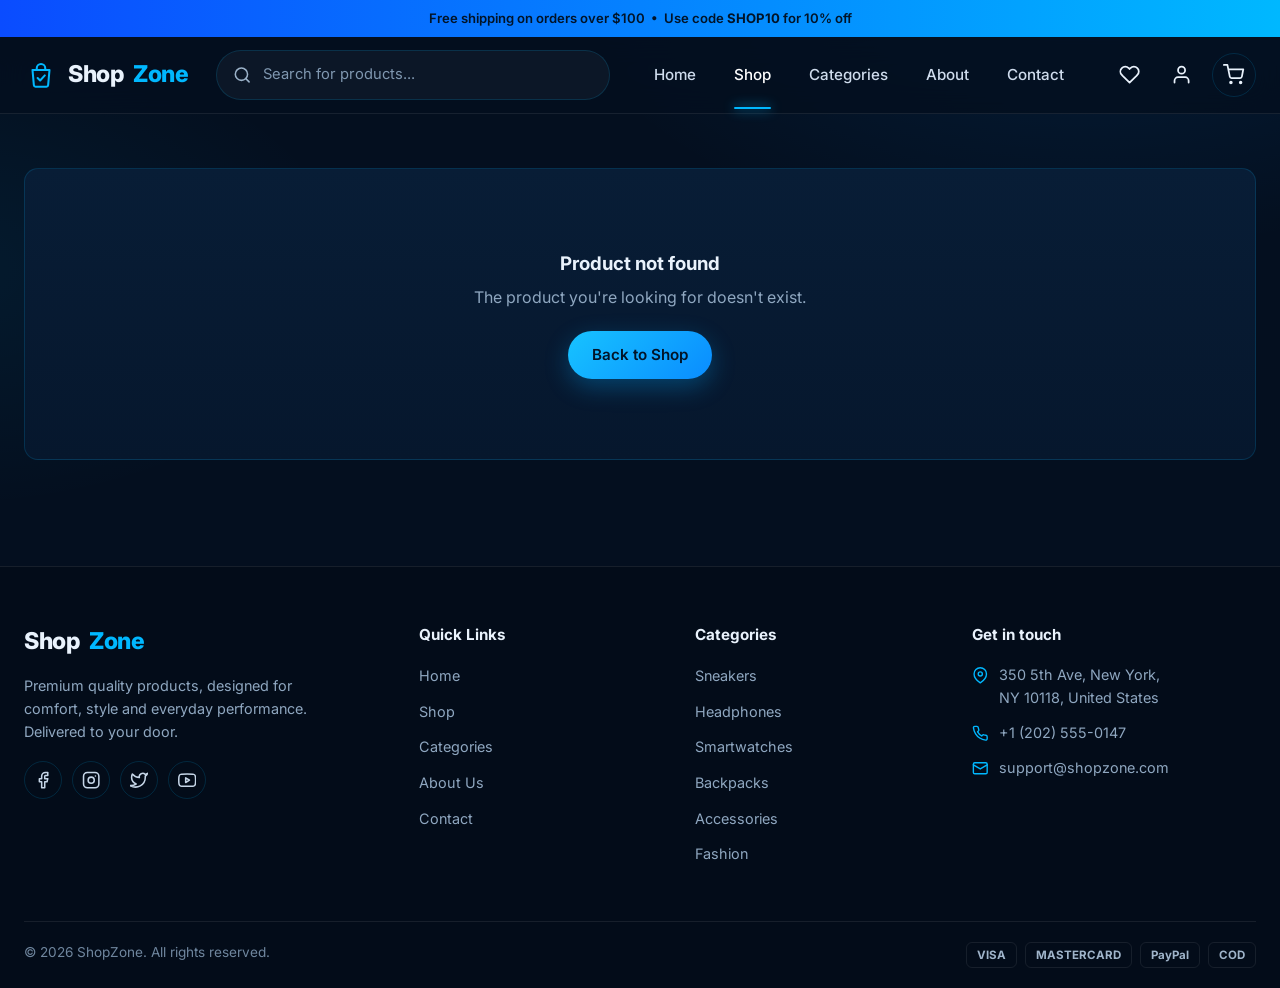
<file: product.html>
<!DOCTYPE html>
<html lang="en">
<head>
  <meta charset="UTF-8">
  <meta name="viewport" content="width=device-width, initial-scale=1">
  <title>Product — ShopZone</title>
  <link rel="preconnect" href="https://fonts.googleapis.com">
  <link rel="preconnect" href="https://fonts.gstatic.com" crossorigin>
  <link href="https://fonts.googleapis.com/css2?family=Inter:wght@400;500;600;700;800&display=swap" rel="stylesheet">
  <link rel="stylesheet" href="style.css">
</head>
<body data-page="shop">
  <div id="site-header"></div>
  <main>
    <section style="padding-top:30px">
      <div class="container">
        <div class="crumbs" style="justify-content:flex-start;margin-bottom:24px" id="crumbs"></div>
        <div id="pd"></div>
      </div>
    </section>
    <section style="padding-top:10px">
      <div class="container">
        <div class="section-head"><div><h2>You May Also Like</h2><p>More from this category.</p></div></div>
        <div class="grid-4" id="related"></div>
      </div>
    </section>
  </main>
  <div id="site-footer"></div>

  <script src="data.js"></script>
  <script src="main.js"></script>
  <script src="product.js"></script>
</body>
</html>
</file>
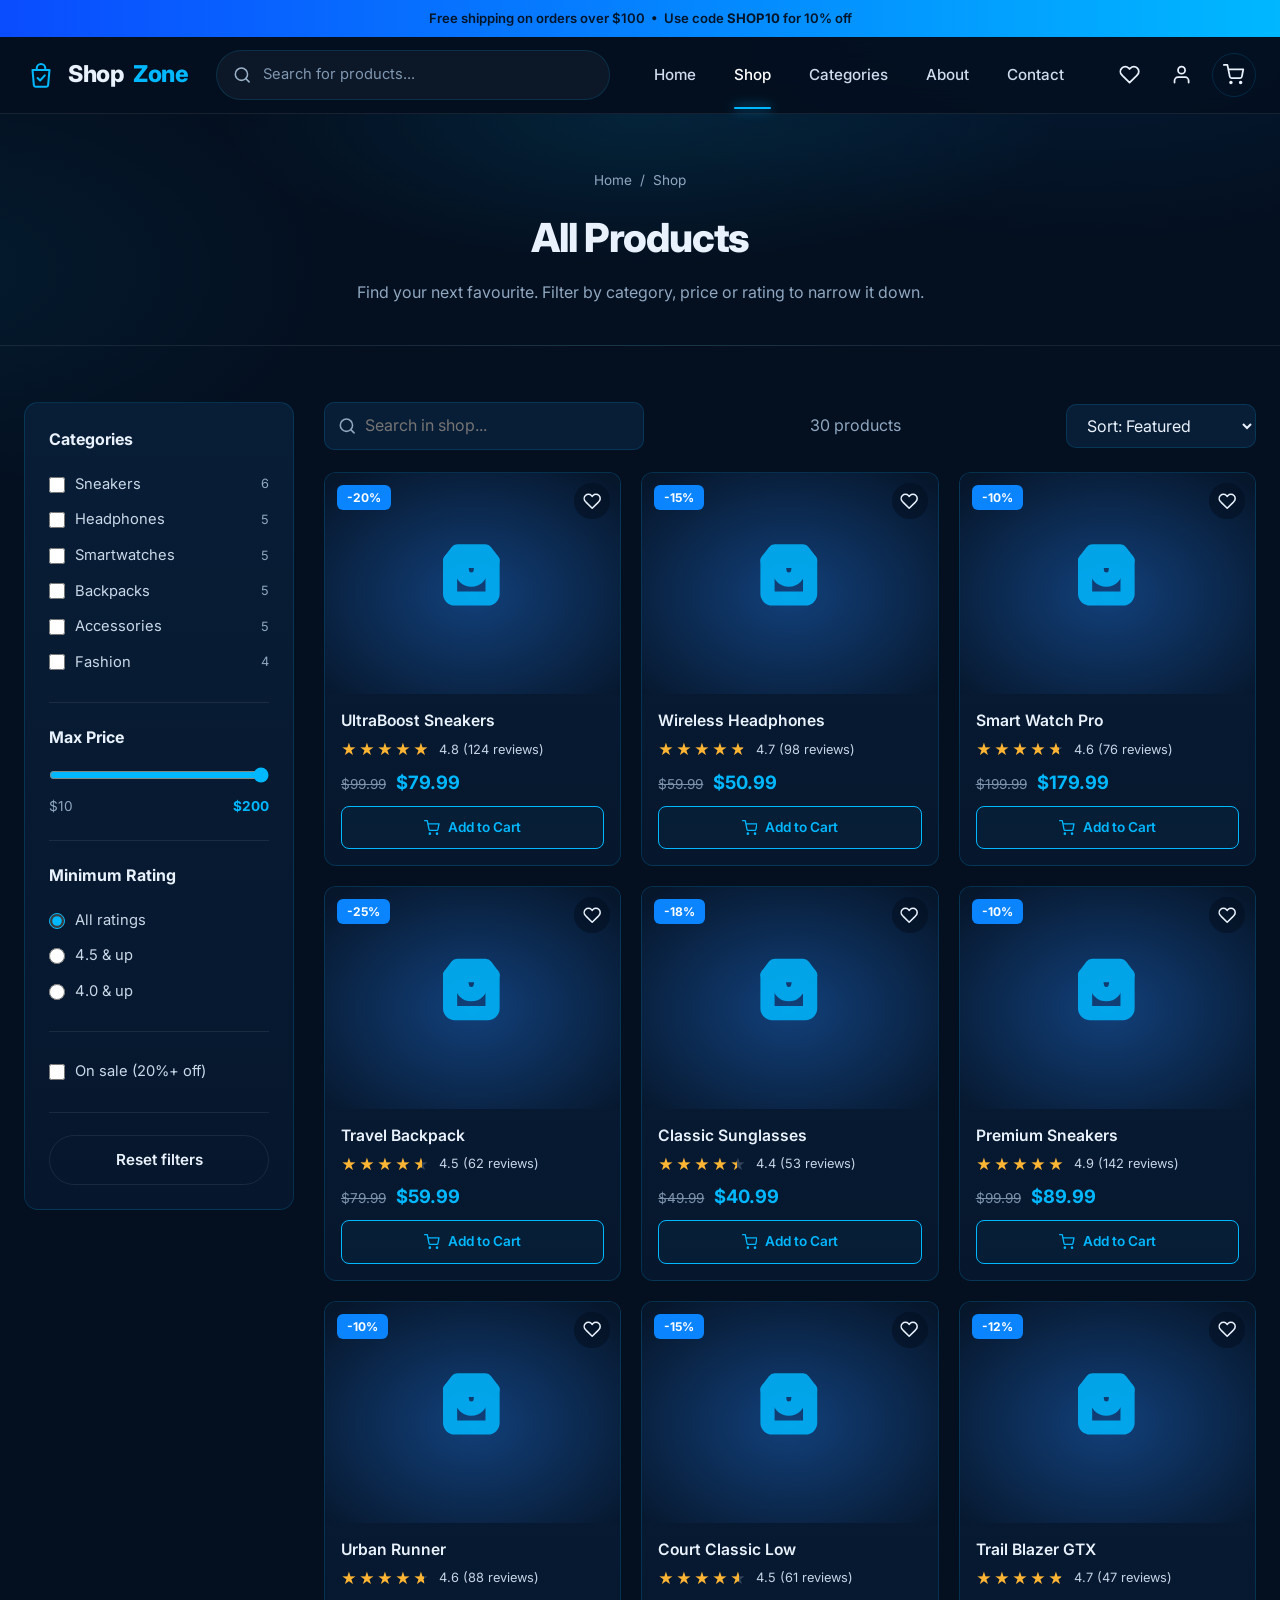
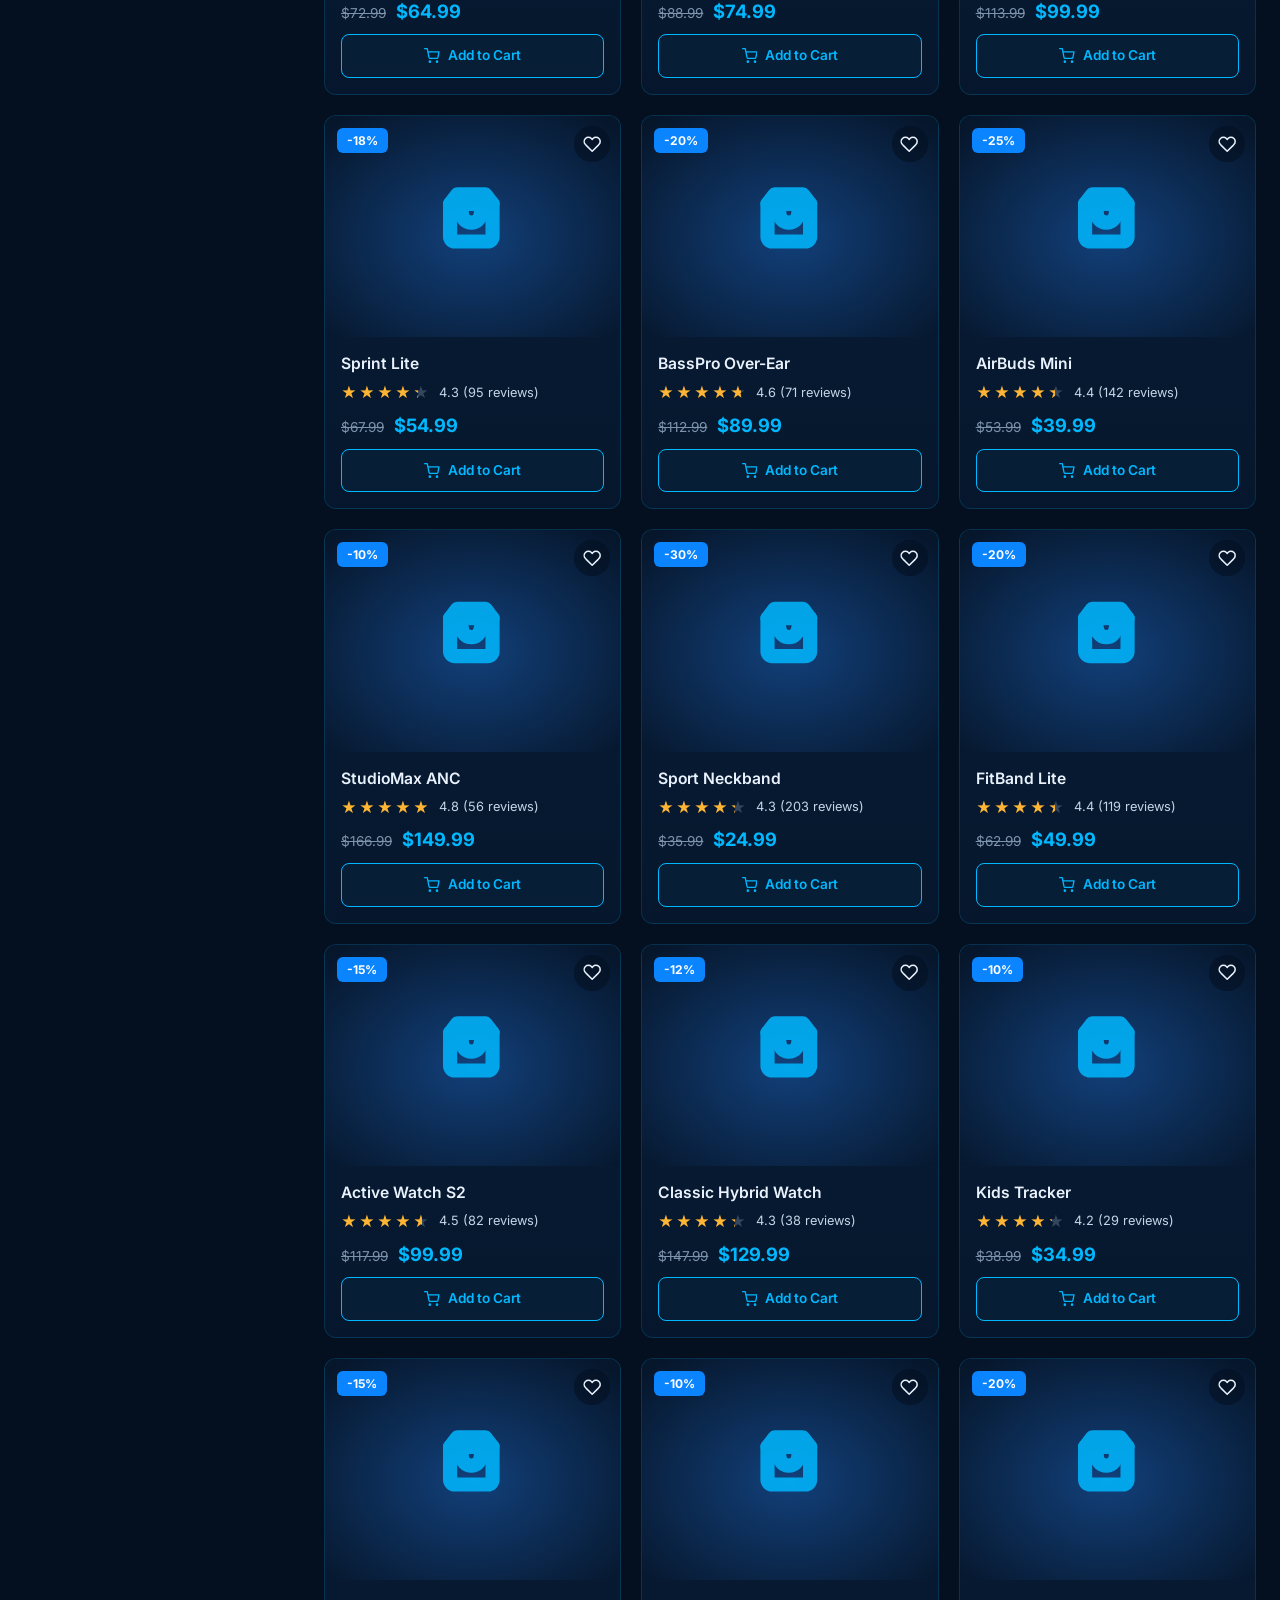
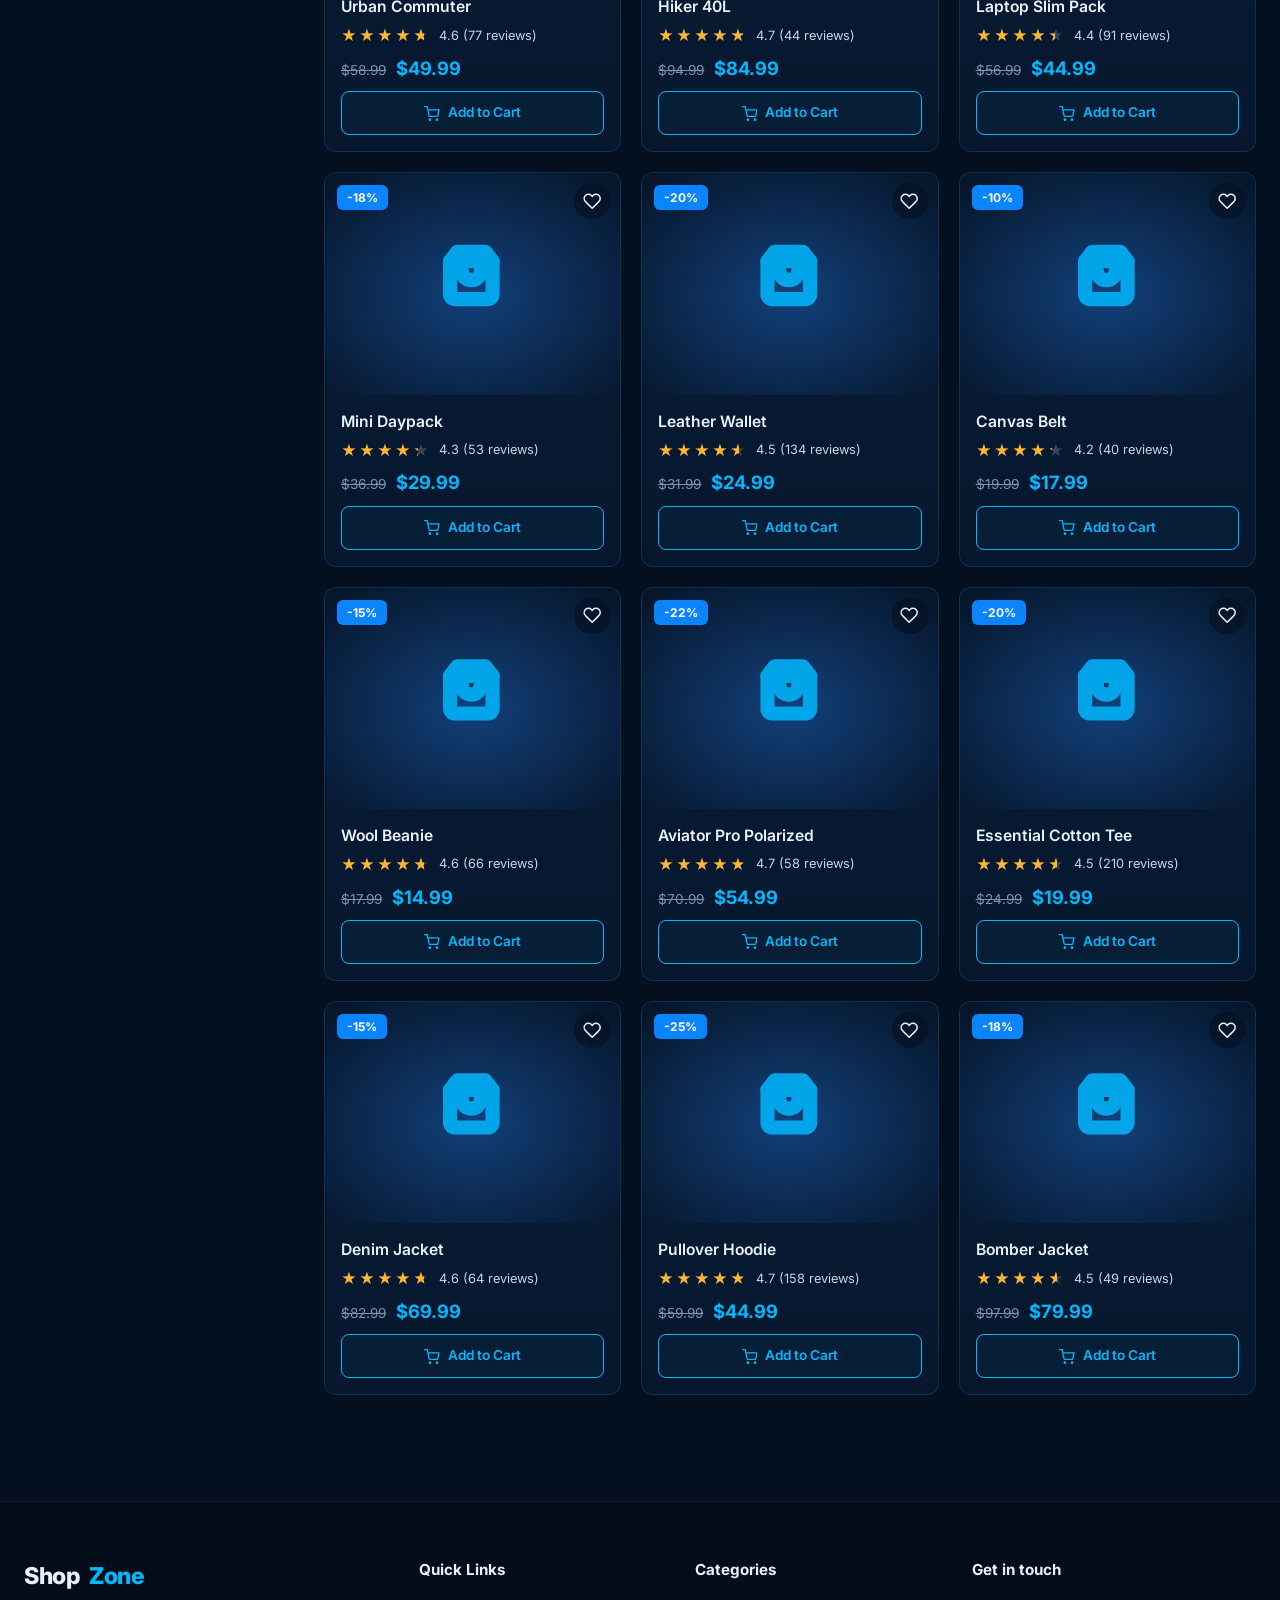
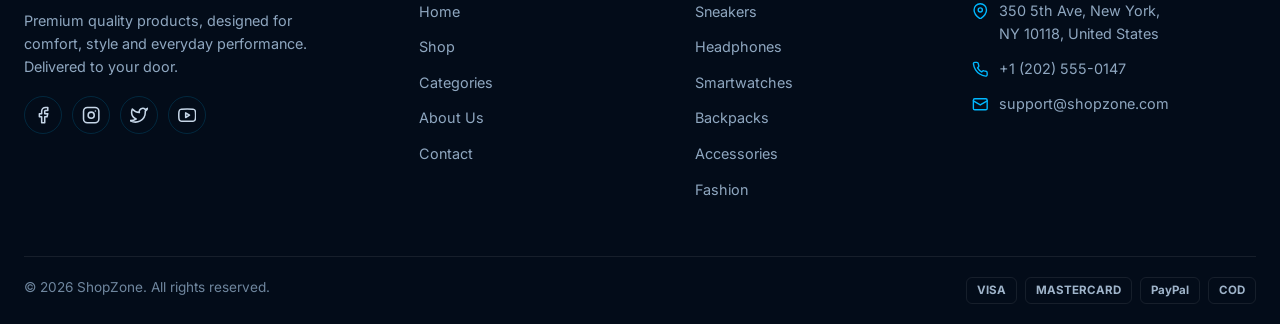
<file: shop.html>
<!DOCTYPE html>
<html lang="en">
<head>
  <meta charset="UTF-8">
  <meta name="viewport" content="width=device-width, initial-scale=1">
  <title>Shop — ShopZone</title>
  <meta name="description" content="Browse all ShopZone products. Filter by category, price and rating.">
  <link rel="preconnect" href="https://fonts.googleapis.com">
  <link rel="preconnect" href="https://fonts.gstatic.com" crossorigin>
  <link href="https://fonts.googleapis.com/css2?family=Inter:wght@400;500;600;700;800&display=swap" rel="stylesheet">
  <link rel="stylesheet" href="style.css">
</head>
<body data-page="shop">
  <div id="site-header"></div>
  <main>
    <div class="page-hero">
      <div class="container">
        <div class="crumbs"><a href="index.html">Home</a> / <span>Shop</span></div>
        <h1 id="shop-title">All Products</h1>
        <p>Find your next favourite. Filter by category, price or rating to narrow it down.</p>
      </div>
    </div>

    <section>
      <div class="container shop-layout">
        <aside class="filters panel" id="filters" aria-label="Filters">
          <div class="filter-group">
            <h4>Categories <button type="button" class="icon-btn" id="close-filters" style="width:32px;height:32px;display:none" aria-label="Close filters"><i data-i="x"></i></button></h4>
            <div id="cat-filters"></div>
          </div>
          <div class="filter-group">
            <h4>Max Price</h4>
            <input type="range" id="price" min="10" max="200" step="5" value="200" aria-label="Maximum price">
            <div class="range-val"><span>$10</span><b id="price-val" style="color:var(--accent)">$200</b></div>
          </div>
          <div class="filter-group">
            <h4>Minimum Rating</h4>
            <label class="check"><input type="radio" name="rating" value="0" checked> All ratings</label>
            <label class="check"><input type="radio" name="rating" value="4.5"> 4.5 &amp; up</label>
            <label class="check"><input type="radio" name="rating" value="4"> 4.0 &amp; up</label>
          </div>
          <div class="filter-group">
            <label class="check"><input type="checkbox" id="on-sale"> On sale (20%+ off)</label>
          </div>
          <button class="btn btn-ghost btn-block" id="reset">Reset filters</button>
        </aside>

        <div>
          <div class="shop-top">
            <button class="btn btn-ghost btn-sm filter-toggle" id="open-filters"><i data-i="filter"></i> Filters</button>
            <div class="search-inline"><i data-i="search"></i><input type="search" id="shop-q" placeholder="Search in shop..." aria-label="Search in shop"></div>
            <p id="result-count"></p>
            <select id="sort" aria-label="Sort products">
              <option value="featured">Sort: Featured</option>
              <option value="new">Newest</option>
              <option value="low">Price: Low to High</option>
              <option value="high">Price: High to Low</option>
              <option value="rating">Top Rated</option>
              <option value="discount">Biggest Discount</option>
            </select>
          </div>
          <div class="shop-grid" id="shop-grid"></div>
        </div>
      </div>
    </section>
  </main>
  <div id="site-footer"></div>

  <script src="data.js"></script>
  <script src="main.js"></script>
  <script src="shop.js"></script>
</body>
</html>
</file>
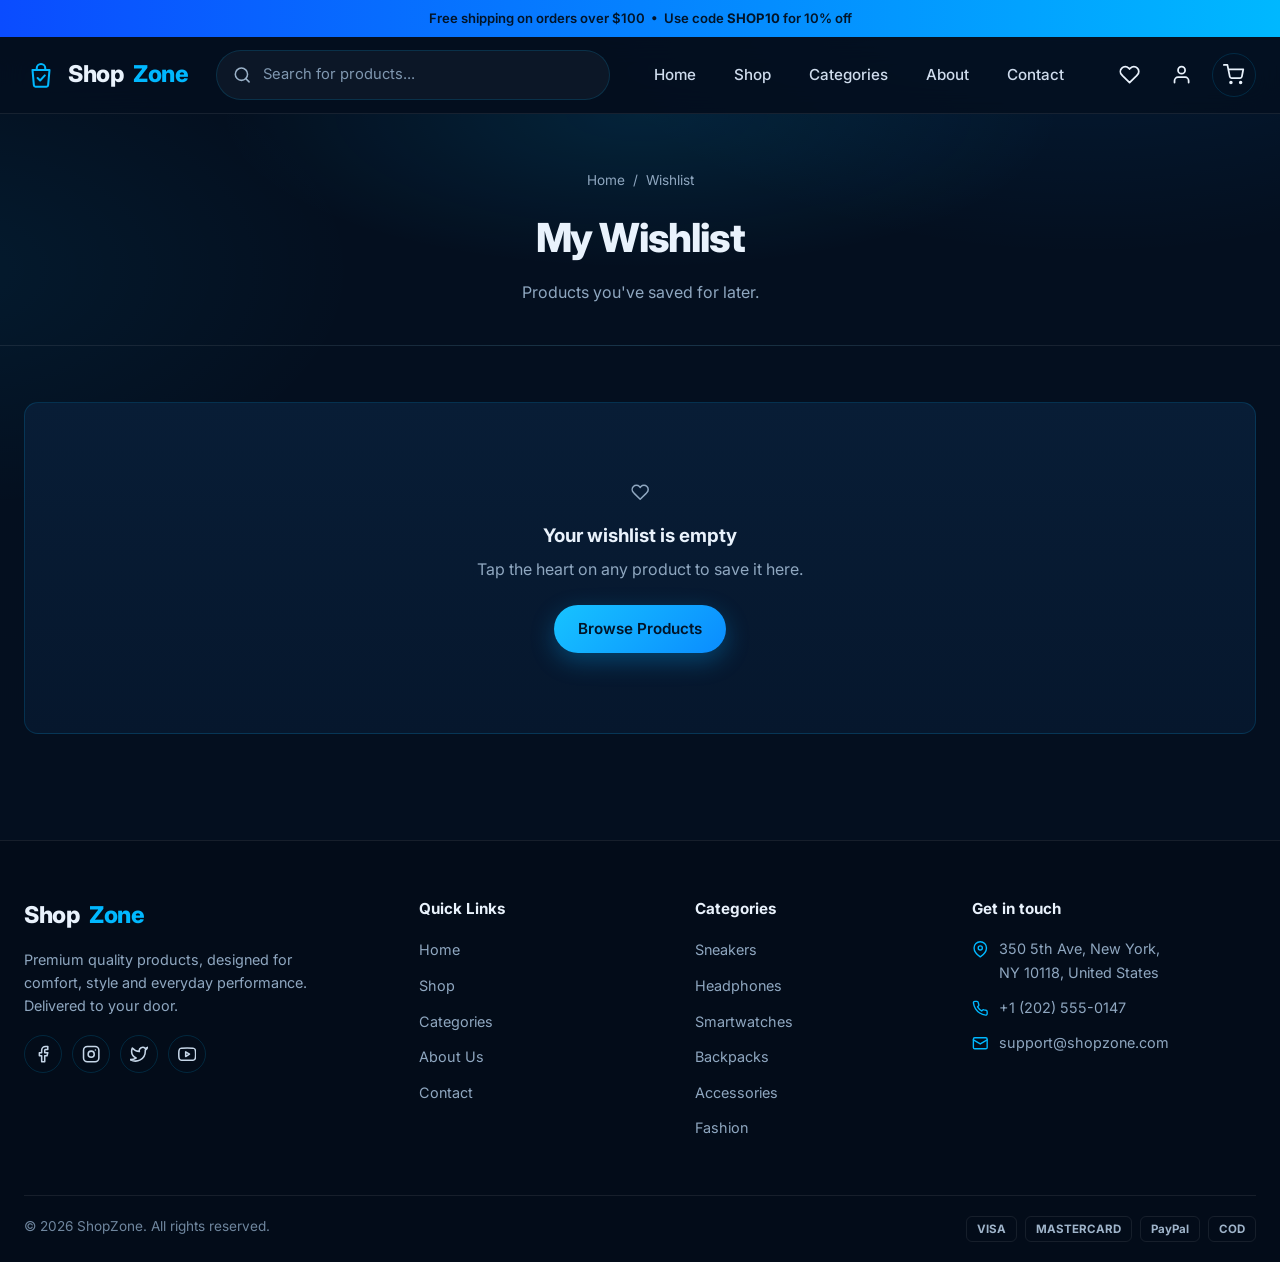
<file: wishlist.html>
<!DOCTYPE html>
<html lang="en">
<head>
  <meta charset="UTF-8">
  <meta name="viewport" content="width=device-width, initial-scale=1">
  <title>Wishlist — ShopZone</title>
  <link rel="preconnect" href="https://fonts.googleapis.com">
  <link rel="preconnect" href="https://fonts.gstatic.com" crossorigin>
  <link href="https://fonts.googleapis.com/css2?family=Inter:wght@400;500;600;700;800&display=swap" rel="stylesheet">
  <link rel="stylesheet" href="style.css">
</head>
<body data-page="wishlist">
  <div id="site-header"></div>
  <main>
    <div class="page-hero">
      <div class="container">
        <div class="crumbs"><a href="index.html">Home</a> / <span>Wishlist</span></div>
        <h1>My Wishlist</h1>
        <p>Products you've saved for later.</p>
      </div>
    </div>
    <section><div class="container"><div class="grid-4" id="wish-grid"></div></div></section>
  </main>
  <div id="site-footer"></div>

  <script src="data.js"></script>
  <script src="main.js"></script>
  <script>
    document.addEventListener('shopzone:ready', () => {
      const list = Wish.get().map(getProduct).filter(Boolean);
      const grid = $('#wish-grid');
      if (!list.length) {
        grid.innerHTML = `<div class="panel empty" style="padding:80px 20px">${icon('heart')}<h3 style="margin-top:12px">Your wishlist is empty</h3><p>Tap the heart on any product to save it here.</p><a href="shop.html" class="btn btn-primary" style="margin-top:22px">Browse Products</a></div>`;
        return;
      }
      renderProducts(grid, list);
    });
  </script>
</body>
</html>
</file>
<file: style.css>
/* ShopZone — main stylesheet */
:root{
  --bg:#040f1f; --bg2:#071a31; --card:#081d36; --card2:#0b2442;
  --border:rgba(0,184,255,.16); --border2:rgba(255,255,255,.08);
  --accent:#00b8ff; --accent2:#0a84ff; --text:#e9f2fc; --muted:#8fa7c0;
  --danger:#ff5d73; --ok:#25d49a; --warn:#ffb84d;
  --radius:14px; --shadow:0 10px 40px rgba(0,0,0,.35);
  --container:1240px;
}
*{box-sizing:border-box;margin:0;padding:0}
html{scroll-behavior:smooth}
body{font-family:'Inter',system-ui,-apple-system,'Segoe UI',Roboto,sans-serif;background:var(--bg);color:var(--text);line-height:1.6;-webkit-font-smoothing:antialiased;
  background-image:radial-gradient(900px 500px at 85% -5%,rgba(0,140,255,.12),transparent 60%),radial-gradient(700px 400px at -5% 30%,rgba(0,184,255,.07),transparent 60%);
  background-attachment:fixed}
img{max-width:100%;display:block}
a{color:inherit;text-decoration:none}
button,input,select,textarea{font:inherit;color:inherit}
button{cursor:pointer;background:none;border:0}
ul{list-style:none}
.container{width:min(var(--container),100% - 48px);margin-inline:auto}
svg.ico{width:1.15em;height:1.15em;stroke:currentColor;fill:none;stroke-width:2;stroke-linecap:round;stroke-linejoin:round;flex:none}
:focus-visible{outline:2px solid var(--accent);outline-offset:2px}

/* ---------- Buttons ---------- */
.btn{display:inline-flex;align-items:center;justify-content:center;gap:8px;padding:12px 24px;border-radius:999px;font-weight:600;font-size:.95rem;transition:.25s;white-space:nowrap}
.btn-primary{background:linear-gradient(135deg,#17c3ff,#0a8cff);color:#021428;box-shadow:0 8px 24px rgba(0,170,255,.3)}
.btn-primary:hover{transform:translateY(-2px);box-shadow:0 12px 30px rgba(0,170,255,.45)}
.btn-outline{border:1px solid var(--accent);color:var(--accent);background:rgba(0,184,255,.04)}
.btn-outline:hover{background:var(--accent);color:#021428}
.btn-ghost{border:1px solid var(--border2);color:var(--text)}
.btn-ghost:hover{border-color:var(--accent);color:var(--accent)}
.btn-block{width:100%}
.btn-sm{padding:9px 16px;font-size:.85rem}
.btn[disabled]{opacity:.5;pointer-events:none}

/* ---------- Header ---------- */
.site-header{position:sticky;top:0;z-index:100;background:rgba(4,15,31,.82);backdrop-filter:blur(14px);border-bottom:1px solid var(--border2)}
.header-inner{display:flex;align-items:center;gap:28px;height:76px}
.logo{display:flex;align-items:center;gap:10px;font-size:1.45rem;font-weight:800;letter-spacing:-.02em}
.logo svg{width:34px;height:34px}
.logo span{color:var(--accent)}
.search{flex:0 1 400px;position:relative}
.search input{width:100%;padding:12px 18px 12px 46px;border-radius:999px;background:rgba(255,255,255,.04);border:1px solid var(--border);outline:0;transition:.2s;font-size:.92rem}
.search input::placeholder{color:#7f97b0}
.search input:focus{border-color:var(--accent);box-shadow:0 0 0 4px rgba(0,184,255,.12)}
.search .ico{position:absolute;left:17px;top:50%;transform:translateY(-50%);color:#9bb2c9}
.nav{display:flex;gap:6px;margin-left:auto}
.nav a{position:relative;padding:8px 16px;font-weight:500;font-size:.95rem;color:#cfdced;transition:.2s}
.nav a:hover{color:#fff}
.nav a.active{color:#fff}
.nav a.active::after{content:"";position:absolute;left:16px;right:16px;bottom:-14px;height:2px;background:var(--accent);box-shadow:0 0 12px var(--accent);border-radius:2px}
.header-actions{display:flex;align-items:center;gap:8px}
.icon-btn{position:relative;width:44px;height:44px;display:grid;place-items:center;border-radius:50%;transition:.2s;font-size:1.15rem}
.icon-btn:hover{background:rgba(0,184,255,.1);color:var(--accent)}
.icon-btn.boxed{border:1px solid var(--border)}
.cart-badge{position:absolute;top:-2px;right:-2px;min-width:20px;height:20px;padding:0 5px;border-radius:999px;background:var(--accent);color:#021428;font-size:.7rem;font-weight:800;display:grid;place-items:center;transition:transform .25s}
.cart-badge.bump{transform:scale(1.4)}
.cart-badge:empty,.cart-badge[data-n="0"]{display:none}
.menu-toggle{display:none}

/* ---------- Layout helpers ---------- */
section{padding:56px 0}
.section-head{display:flex;align-items:flex-end;justify-content:space-between;gap:20px;margin-bottom:28px}
.section-head h2{font-size:1.85rem;font-weight:800;letter-spacing:-.02em;line-height:1.2}
.section-head p{color:var(--muted);margin-top:4px}
.link-arrow{display:inline-flex;align-items:center;gap:6px;color:var(--accent);font-weight:600;font-size:.92rem}
.link-arrow:hover{gap:10px}
.link-arrow{transition:gap .2s}
.eyebrow{display:inline-block;font-size:.75rem;letter-spacing:.28em;text-transform:uppercase;color:var(--accent);font-weight:700;margin-bottom:12px}
.grid-5{display:grid;grid-template-columns:repeat(5,1fr);gap:20px}
.grid-4{display:grid;grid-template-columns:repeat(4,1fr);gap:20px}
.grid-3{display:grid;grid-template-columns:repeat(3,1fr);gap:24px}
.panel{background:linear-gradient(180deg,var(--card),#06172d);border:1px solid var(--border);border-radius:var(--radius)}

/* page hero (inner pages) */
.page-hero{padding:56px 0 40px;text-align:center;border-bottom:1px solid var(--border2);background:radial-gradient(600px 220px at 50% 0,rgba(0,184,255,.12),transparent 70%)}
.page-hero h1{font-size:2.5rem;font-weight:800;letter-spacing:-.03em}
.page-hero p{color:var(--muted);max-width:620px;margin:10px auto 0}
.crumbs{display:flex;justify-content:center;gap:8px;font-size:.85rem;color:var(--muted);margin-bottom:14px}
.crumbs a:hover{color:var(--accent)}

/* ---------- Hero (home) ---------- */
.hero{padding:28px 0 8px}
.hero-card{position:relative;isolation:isolate;overflow:hidden;border:1px solid var(--border);border-radius:var(--radius);min-height:430px;
  background:radial-gradient(700px 400px at 55% 55%,rgba(0,110,255,.28),transparent 65%),linear-gradient(120deg,#061a35,#041022 70%)}
.hero-slide{position:absolute;inset:0;display:grid;grid-template-columns:1.05fr 1.2fr .75fr;align-items:center;gap:20px;padding:0 52px;opacity:0;visibility:hidden;transition:opacity .7s,visibility .7s}
.hero-slide.on{opacity:1;visibility:visible}
.hero-copy .eyebrow{font-size:.72rem}
.hero-copy h1{font-size:clamp(2.4rem,4.6vw,4rem);line-height:1.04;font-weight:800;letter-spacing:-.035em}
.hero-copy h1 em{display:block;font-style:normal;color:var(--accent)}
.hero-copy p{color:#c4d4e6;max-width:380px;margin:16px 0 26px}
.hero-visual{position:relative;height:100%;display:grid;place-items:center}
.hero-ring{position:relative;width:min(400px,100%);aspect-ratio:1;border-radius:50%;padding:10px;
  background:conic-gradient(from 200deg,#00b8ff,#0a4cff,transparent 55%,#00b8ff);animation:spin 14s linear infinite}
.hero-ring::after{content:"";position:absolute;inset:-26px;border-radius:50%;background:radial-gradient(circle,rgba(0,150,255,.35),transparent 65%);z-index:-1;filter:blur(18px)}
.hero-ring .inner{width:100%;height:100%;border-radius:50%;overflow:hidden;background:#04122a;animation:spin 14s linear infinite reverse}
.hero-ring img{width:100%;height:100%;object-fit:cover}
@keyframes spin{to{transform:rotate(360deg)}}
.hero-info h3{font-size:1.35rem;font-weight:700}
.hero-info .tags{display:flex;flex-wrap:wrap;align-items:center;gap:8px;color:#bfd0e3;font-size:.82rem;margin:6px 0 14px}
.hero-info .tags i{width:4px;height:4px;background:var(--accent);border-radius:50%}
.hero-info .price{font-size:1.7rem;font-weight:800;margin-bottom:14px}
.hero-dots{position:absolute;bottom:18px;left:50%;transform:translateX(-50%);display:flex;gap:8px;z-index:3}
.hero-dots button{width:9px;height:9px;border-radius:99px;background:rgba(255,255,255,.25);transition:.3s}
.hero-dots button.on{width:28px;background:var(--accent)}

/* ---------- Category tiles ---------- */
.cat-strip{display:grid;grid-template-columns:repeat(6,1fr);gap:16px;margin-top:18px}
.cat-tile{display:flex;align-items:center;gap:14px;padding:18px;border:1px solid var(--border);border-radius:12px;background:linear-gradient(180deg,rgba(11,36,66,.7),rgba(6,22,42,.7));transition:.25s}
.cat-tile:hover{transform:translateY(-4px);border-color:var(--accent);box-shadow:0 12px 30px rgba(0,150,255,.15)}
.cat-ico{width:52px;height:52px;border-radius:50%;display:grid;place-items:center;background:rgba(0,184,255,.1);border:1px solid var(--border);color:#dff3ff;font-size:1.4rem;flex:none}
.cat-tile b{display:block;font-size:.95rem;line-height:1.3}
.cat-tile small{color:var(--muted);font-size:.8rem}

/* ---------- Product card ---------- */
.card{position:relative;background:linear-gradient(180deg,var(--card),#06172d);border:1px solid var(--border);border-radius:12px;overflow:hidden;transition:.3s;display:flex;flex-direction:column}
.card:hover{transform:translateY(-6px);border-color:rgba(0,184,255,.45);box-shadow:0 18px 40px rgba(0,0,0,.4),0 0 0 1px rgba(0,184,255,.1)}
.card-img{display:block;position:relative;aspect-ratio:4/3;overflow:hidden;background:radial-gradient(circle at 50% 60%,#0c2d57,#06162b)}
.card-img img{width:100%;height:100%;object-fit:cover;transition:transform .5s}
.card:hover .card-img img{transform:scale(1.07)}
.badge{position:absolute;top:12px;left:12px;z-index:2;padding:3px 10px;border-radius:6px;background:var(--accent2);font-size:.75rem;font-weight:700;color:#fff}
.badge.new{background:var(--ok);color:#02241a}
.wish{position:absolute;top:10px;right:10px;z-index:2;width:36px;height:36px;border-radius:50%;display:grid;place-items:center;background:rgba(4,15,31,.55);backdrop-filter:blur(6px);transition:.2s}
.wish:hover{color:var(--danger);transform:scale(1.1)}
.wish.on{color:var(--danger)}
.wish.on svg,.wish-btn.on svg{fill:var(--danger)}
.wish-btn{width:52px;padding:0}
.wish-btn.on{color:var(--danger);border-color:var(--danger)}
.card-body{padding:16px;display:flex;flex-direction:column;gap:8px;flex:1}
.card-body h3{font-size:.98rem;font-weight:600;line-height:1.35}
.card-body h3 a:hover{color:var(--accent)}
.rating{display:flex;align-items:center;gap:8px;font-size:.8rem;color:#c5d4e6}
.stars{--r:90%;font-size:.95rem;letter-spacing:2px;background:linear-gradient(90deg,#ffb534 var(--r),#34455c var(--r));-webkit-background-clip:text;background-clip:text;color:transparent;-webkit-text-fill-color:transparent;line-height:1}
.price{display:flex;align-items:baseline;gap:10px}
.price s{color:#7d93ab;font-size:.85rem}
.price b{color:var(--accent);font-size:1.15rem;font-weight:700}
.card-body .btn{margin-top:auto}
.card-body .btn-outline{border-radius:8px;padding:10px;font-size:.85rem}

/* ---------- Deal banner ---------- */
.deal{display:grid;grid-template-columns:1.2fr 1fr;gap:30px;align-items:center;padding:44px 52px;border-radius:var(--radius);border:1px solid var(--border);overflow:hidden;position:relative;
  background:radial-gradient(500px 300px at 90% 50%,rgba(0,150,255,.3),transparent 70%),linear-gradient(120deg,#07213f,#041022)}
.deal h2{font-size:2.2rem;font-weight:800;letter-spacing:-.03em;line-height:1.15;margin-bottom:10px}
.deal h2 span{color:var(--accent)}
.deal p{color:#bfd0e3;margin-bottom:22px;max-width:440px}
.countdown{display:flex;gap:12px;justify-content:center}
.cd-box{width:84px;padding:14px 0;text-align:center;border-radius:12px;background:rgba(255,255,255,.05);border:1px solid var(--border)}
.cd-box b{display:block;font-size:1.9rem;font-weight:800;line-height:1.1;font-variant-numeric:tabular-nums}
.cd-box small{font-size:.7rem;color:var(--muted);text-transform:uppercase;letter-spacing:.12em}

/* ---------- Feature / info blocks ---------- */
.features{display:grid;grid-template-columns:repeat(4,1fr);gap:20px}
.feature{padding:26px;display:flex;gap:16px;align-items:flex-start;transition:.25s}
.feature:hover{border-color:var(--accent);transform:translateY(-3px)}
.feature .cat-ico{width:48px;height:48px;font-size:1.25rem;color:var(--accent)}
.feature h4{font-size:1rem;margin-bottom:3px}
.feature p{color:var(--muted);font-size:.86rem;line-height:1.5}

.testi{padding:28px}
.testi p{color:#d2deec;font-size:.96rem;margin:12px 0 20px}
.who{display:flex;align-items:center;gap:12px}
.avatar{width:44px;height:44px;border-radius:50%;display:grid;place-items:center;font-weight:700;background:linear-gradient(135deg,#17c3ff,#0a4cff);color:#021428}
.who b{display:block;font-size:.93rem;line-height:1.3}
.who small{color:var(--muted)}

.newsletter{text-align:center;padding:52px 24px;border-radius:var(--radius);border:1px solid var(--border);background:linear-gradient(180deg,#07213f,#05142a)}
.newsletter h2{font-size:1.9rem;font-weight:800;letter-spacing:-.02em}
.newsletter p{color:var(--muted);margin:8px auto 24px;max-width:480px}
.nl-form{display:flex;gap:10px;max-width:480px;margin:auto}
.nl-form input{flex:1;padding:13px 20px;border-radius:999px;background:rgba(255,255,255,.05);border:1px solid var(--border);outline:0}
.nl-form input:focus{border-color:var(--accent)}

/* ---------- Footer ---------- */
.site-footer{margin-top:50px;border-top:1px solid var(--border2);background:#030c19;padding:56px 0 0}
.foot-grid{display:grid;grid-template-columns:1.5fr 1fr 1fr 1.2fr;gap:40px}
.foot-grid p{color:var(--muted);font-size:.9rem;margin:14px 0 18px;max-width:300px}
.foot-grid h5{font-size:.95rem;margin-bottom:16px}
.foot-grid li{margin-bottom:10px}
.foot-grid li a{color:var(--muted);font-size:.9rem;transition:.2s}
.foot-grid li a:hover{color:var(--accent);padding-left:4px}
.socials{display:flex;gap:10px}
.socials a{width:38px;height:38px;border-radius:50%;display:grid;place-items:center;border:1px solid var(--border);color:#c6d6e8;transition:.2s}
.socials a:hover{background:var(--accent);color:#021428;transform:translateY(-3px)}
.contact-li{display:flex;gap:10px;color:var(--muted);font-size:.9rem;margin-bottom:12px;align-items:flex-start}
.contact-li .ico{color:var(--accent);margin-top:4px}
.foot-bottom{margin-top:44px;padding:20px 0;border-top:1px solid var(--border2);display:flex;justify-content:space-between;flex-wrap:wrap;gap:10px;color:#6f869e;font-size:.85rem}
.pay{display:flex;gap:8px}
.pay span{padding:3px 10px;border:1px solid var(--border2);border-radius:6px;font-size:.72rem;font-weight:700;color:#9fb4ca}

/* ---------- Shop page ---------- */
.shop-layout{display:grid;grid-template-columns:270px 1fr;gap:30px;align-items:start}
.filters{padding:24px;position:sticky;top:96px}
.filters h4{font-size:1rem;margin-bottom:14px;display:flex;justify-content:space-between;align-items:center}
.filter-group{padding-bottom:22px;margin-bottom:22px;border-bottom:1px solid var(--border2)}
.filter-group:last-child{border:0;margin:0;padding:0}
.check{display:flex;align-items:center;gap:10px;padding:6px 0;color:#c9d8e8;font-size:.92rem;cursor:pointer}
.check input{accent-color:var(--accent);width:16px;height:16px}
.check span.n{margin-left:auto;color:var(--muted);font-size:.8rem}
input[type=range]{width:100%;accent-color:var(--accent)}
.range-val{display:flex;justify-content:space-between;color:var(--muted);font-size:.85rem;margin-top:6px}
.shop-top{display:flex;justify-content:space-between;align-items:center;gap:16px;margin-bottom:22px;flex-wrap:wrap}
.shop-top p{color:var(--muted)}
.select,.shop-top select{padding:10px 16px;border-radius:10px;background:var(--card);border:1px solid var(--border);outline:0;min-width:190px}
.select option,.shop-top select option{background:#081d36}
.shop-top .search-inline{flex:1;max-width:320px;position:relative}
.shop-top .search-inline input{width:100%;padding:10px 16px 10px 40px;border-radius:10px;background:var(--card);border:1px solid var(--border);outline:0}
.shop-top .search-inline .ico{position:absolute;left:14px;top:50%;transform:translateY(-50%);color:var(--muted)}
.shop-grid{display:grid;grid-template-columns:repeat(3,1fr);gap:20px}
.empty{grid-column:1/-1;text-align:center;padding:70px 20px;color:var(--muted)}
.empty h3{color:var(--text);margin-bottom:6px}
.filter-toggle{display:none}

/* ---------- Categories page ---------- */
.cat-card{position:relative;display:block;aspect-ratio:4/3.2;border-radius:var(--radius);overflow:hidden;border:1px solid var(--border);transition:.3s}
.cat-card img{position:absolute;inset:0;width:100%;height:100%;object-fit:cover;transition:transform .6s}
.cat-card::after{content:"";position:absolute;inset:0;background:linear-gradient(180deg,rgba(4,15,31,.1),rgba(4,15,31,.92))}
.cat-card:hover{border-color:var(--accent);transform:translateY(-5px)}
.cat-card:hover img{transform:scale(1.08)}
.cat-card .txt{position:absolute;left:24px;right:24px;bottom:22px;z-index:2}
.cat-card h3{font-size:1.45rem;font-weight:800}
.cat-card p{color:#c1d1e3;font-size:.9rem;margin:4px 0 10px}
.cat-card .count{display:inline-flex;align-items:center;gap:6px;color:var(--accent);font-weight:600;font-size:.9rem}

/* ---------- Product page ---------- */
.pd{display:grid;grid-template-columns:1.05fr 1fr;gap:48px;align-items:start}
.pd-gallery{padding:14px;position:sticky;top:96px}
.pd-main{aspect-ratio:1;border-radius:10px;overflow:hidden;background:#06162b}
.pd-main img{width:100%;height:100%;object-fit:cover}
.pd-thumbs{display:grid;grid-template-columns:repeat(4,1fr);gap:10px;margin-top:12px}
.pd-thumbs button{aspect-ratio:1;border-radius:8px;overflow:hidden;border:2px solid transparent;opacity:.65;transition:.2s}
.pd-thumbs button.on,.pd-thumbs button:hover{border-color:var(--accent);opacity:1}
.pd-thumbs img{width:100%;height:100%;object-fit:cover}
.pd-info h1{font-size:2.1rem;font-weight:800;letter-spacing:-.025em;line-height:1.2;margin:6px 0 12px}
.pd-info .price b{font-size:2rem}
.pd-info .price s{font-size:1.05rem}
.save-tag{padding:3px 10px;border-radius:6px;background:rgba(37,212,154,.15);color:var(--ok);font-size:.78rem;font-weight:700}
.pd-desc{color:#c4d4e6;margin:18px 0}
.opt-label{font-weight:600;font-size:.9rem;margin:20px 0 10px}
.opts{display:flex;flex-wrap:wrap;gap:10px}
.opt{min-width:48px;padding:9px 14px;border-radius:8px;border:1px solid var(--border);background:rgba(255,255,255,.03);font-size:.88rem;transition:.2s}
.opt:hover{border-color:var(--accent)}
.opt.on{background:var(--accent);color:#021428;border-color:var(--accent);font-weight:700}
.swatch{width:34px;height:34px;min-width:0;padding:0;border-radius:50%;border:2px solid var(--border2);position:relative}
.swatch.on{border-color:var(--accent);box-shadow:0 0 0 3px rgba(0,184,255,.25);background:inherit}
.buy-row{display:flex;gap:14px;margin:28px 0 20px;flex-wrap:wrap}
.qty{display:inline-flex;align-items:center;border:1px solid var(--border);border-radius:999px;overflow:hidden}
.qty button{width:42px;height:46px;display:grid;place-items:center;transition:.2s}
.qty button:hover{background:rgba(0,184,255,.12);color:var(--accent)}
.qty span{min-width:36px;text-align:center;font-weight:700}
.perks{display:grid;gap:10px;padding:18px 20px;margin-top:8px}
.perks div{display:flex;gap:12px;align-items:center;font-size:.9rem;color:#c4d4e6}
.perks .ico{color:var(--accent)}
.tabs{display:flex;gap:6px;border-bottom:1px solid var(--border2);margin-bottom:24px}
.tab{padding:12px 22px;color:var(--muted);font-weight:600;border-bottom:2px solid transparent;margin-bottom:-1px;transition:.2s}
.tab.on{color:var(--accent);border-color:var(--accent)}
.tab-pane{display:none}.tab-pane.on{display:block}
.tab-pane ul.dot li{padding:7px 0 7px 26px;position:relative;color:#c8d7e8}
.tab-pane ul.dot li::before{content:"";position:absolute;left:4px;top:15px;width:8px;height:8px;border-radius:50%;background:var(--accent)}
.spec{width:100%;border-collapse:collapse}
.spec td{padding:12px 0;border-bottom:1px solid var(--border2);font-size:.92rem}
.spec td:first-child{color:var(--muted);width:200px}
.review{padding:20px 0;border-bottom:1px solid var(--border2)}
.review p{color:#c8d7e8;margin-top:8px;font-size:.93rem}

/* ---------- Cart ---------- */
.cart-layout{display:grid;grid-template-columns:1fr 380px;gap:30px;align-items:start}
.cart-item{display:grid;grid-template-columns:100px 1fr auto;gap:20px;padding:18px;align-items:center;border-bottom:1px solid var(--border2)}
.cart-item:last-child{border:0}
.cart-item img{width:100px;height:100px;border-radius:10px;object-fit:cover;background:#06162b}
.cart-item h4{font-size:1rem;margin-bottom:2px}
.cart-item small{color:var(--muted)}
.cart-item .qty button{height:38px;width:36px}
.ci-right{text-align:right;display:flex;flex-direction:column;align-items:flex-end;gap:10px}
.ci-right b{font-size:1.1rem;color:var(--accent)}
.remove{color:var(--muted);display:inline-flex;gap:6px;align-items:center;font-size:.82rem;transition:.2s}
.remove:hover{color:var(--danger)}
.summary{padding:26px;position:sticky;top:96px}
.summary h3{margin-bottom:18px}
.sum-row{display:flex;justify-content:space-between;padding:8px 0;color:#c4d4e6;font-size:.95rem}
.sum-row.total{border-top:1px solid var(--border2);margin-top:10px;padding-top:16px;font-size:1.2rem;font-weight:800;color:#fff}
.sum-row.disc{color:var(--ok)}
.coupon{display:flex;gap:8px;margin:16px 0}
.coupon input{flex:1;min-width:0;padding:11px 14px;border-radius:10px;background:rgba(255,255,255,.04);border:1px solid var(--border);outline:0;text-transform:uppercase}
.free-ship{height:6px;border-radius:9px;background:rgba(255,255,255,.08);overflow:hidden;margin:6px 0 4px}
.free-ship i{display:block;height:100%;background:linear-gradient(90deg,#17c3ff,#0a8cff);transition:width .4s}
.hint{font-size:.8rem;color:var(--muted)}

/* ---------- Forms / modal ---------- */
.field{margin-bottom:16px}
.field label{display:block;font-size:.85rem;font-weight:600;margin-bottom:7px;color:#cfdced}
.field input,.field textarea,.field select{width:100%;padding:13px 16px;border-radius:10px;background:rgba(255,255,255,.04);border:1px solid var(--border);outline:0;transition:.2s}
.field select option{background:#081d36}
.field input:focus,.field textarea:focus,.field select:focus{border-color:var(--accent);box-shadow:0 0 0 4px rgba(0,184,255,.1)}
.field textarea{min-height:140px;resize:vertical}
.field .err{display:none;color:var(--danger);font-size:.8rem;margin-top:5px}
.field.bad input,.field.bad textarea{border-color:var(--danger)}
.field.bad .err{display:block}
.row2{display:grid;grid-template-columns:1fr 1fr;gap:16px}
.modal{position:fixed;inset:0;z-index:200;display:none;place-items:center;padding:20px;background:rgba(2,8,18,.75);backdrop-filter:blur(6px);overflow-y:auto}
.modal.open{display:grid}
.modal-box{width:min(560px,100%);padding:32px;position:relative;animation:pop .3s ease}
.modal-box h3{font-size:1.4rem;margin-bottom:6px}
.modal-x{position:absolute;top:14px;right:14px}
.success{text-align:center;padding:10px 0}
.success .tick{width:76px;height:76px;margin:0 auto 18px;border-radius:50%;display:grid;place-items:center;background:rgba(37,212,154,.15);color:var(--ok);font-size:2rem}
@keyframes pop{from{opacity:0;transform:translateY(14px) scale(.97)}to{opacity:1;transform:none}}

/* ---------- About / contact / auth ---------- */
.split{display:grid;grid-template-columns:1fr 1fr;gap:56px;align-items:center}
.split img{border-radius:var(--radius);border:1px solid var(--border);aspect-ratio:4/3.3;object-fit:cover;width:100%}
.split h2{font-size:2rem;font-weight:800;letter-spacing:-.025em;margin-bottom:14px;line-height:1.2}
.split p{color:#c2d2e4;margin-bottom:14px}
.stats{display:grid;grid-template-columns:repeat(4,1fr);gap:20px}
.stat{padding:30px 20px;text-align:center}
.stat b{display:block;font-size:2.4rem;font-weight:800;color:var(--accent);line-height:1.1}
.stat span{color:var(--muted);font-size:.9rem}
.team{text-align:center;padding:26px 20px}
.team .avatar{width:84px;height:84px;font-size:1.7rem;margin:0 auto 14px}
.team small{color:var(--accent)}
.contact-grid{display:grid;grid-template-columns:1fr 1.35fr;gap:30px}
.info-card{padding:30px}
.info-item{display:flex;gap:16px;padding:16px 0;border-bottom:1px solid var(--border2)}
.info-item:last-child{border:0}
.info-item .cat-ico{width:46px;height:46px;font-size:1.1rem;color:var(--accent)}
.info-item b{display:block}
.info-item span{color:var(--muted);font-size:.9rem}
.faq-item{border:1px solid var(--border);border-radius:12px;margin-bottom:12px;background:var(--card);overflow:hidden}
.faq-q{width:100%;display:flex;justify-content:space-between;align-items:center;padding:18px 22px;font-weight:600;text-align:left}
.faq-q .ico{transition:.3s;color:var(--accent)}
.faq-item.open .faq-q .ico{transform:rotate(180deg)}
.faq-a{max-height:0;overflow:hidden;transition:max-height .35s;color:#b9cadd;padding:0 22px;font-size:.93rem}
.faq-item.open .faq-a{max-height:220px;padding-bottom:18px}
.auth{max-width:460px;margin:50px auto;padding:34px}
.auth-tabs{display:grid;grid-template-columns:1fr 1fr;background:rgba(255,255,255,.04);border-radius:999px;padding:4px;margin-bottom:26px}
.auth-tabs button{padding:10px;border-radius:999px;font-weight:600;color:var(--muted);transition:.2s}
.auth-tabs button.on{background:var(--accent);color:#021428}
.auth form{display:none}.auth form.on{display:block}
.profile{text-align:center}
.profile .avatar{width:84px;height:84px;font-size:1.8rem;margin:0 auto 14px}

/* ---------- Toast / misc ---------- */
.toast-wrap{position:fixed;right:22px;bottom:22px;z-index:300;display:grid;gap:10px}
.toast{display:flex;align-items:center;gap:12px;padding:14px 18px;border-radius:12px;background:#0b2a4d;border:1px solid var(--border);box-shadow:var(--shadow);animation:slide .35s ease;font-size:.92rem;max-width:340px}
.toast .ico{color:var(--ok)}
.toast.err .ico{color:var(--danger)}
@keyframes slide{from{opacity:0;transform:translateX(30px)}to{opacity:1;transform:none}}
.reveal{opacity:0;transform:translateY(24px);transition:opacity .7s,transform .7s}
.reveal.in{opacity:1;transform:none}
.to-top{position:fixed;right:22px;bottom:84px;width:46px;height:46px;border-radius:50%;background:var(--accent);color:#021428;display:grid;place-items:center;opacity:0;pointer-events:none;transition:.3s;z-index:90;box-shadow:0 8px 20px rgba(0,170,255,.35)}
.to-top.show{opacity:1;pointer-events:auto}
.to-top svg{transform:rotate(-90deg)}
.promo-bar{background:linear-gradient(90deg,#0a4cff,#00b8ff);color:#021428;text-align:center;font-size:.82rem;font-weight:600;padding:8px 16px}

/* ---------- Responsive ---------- */
@media(max-width:1180px){
  .grid-5{grid-template-columns:repeat(3,1fr)}
  .cat-strip{grid-template-columns:repeat(3,1fr)}
  .hero-slide{grid-template-columns:1fr 1fr;padding:0 36px}
  .hero-info{display:none}
  .features{grid-template-columns:repeat(2,1fr)}
  .search{flex:1 1 220px}
}
@media(max-width:960px){
  .menu-toggle{display:grid}
  .nav{position:fixed;top:76px;left:0;right:0;flex-direction:column;background:#040f1f;border-bottom:1px solid var(--border);padding:12px 24px 20px;gap:2px;transform:translateY(-130%);transition:.35s;margin:0;z-index:-1}
  .nav.open{transform:none}
  .nav a{padding:14px 4px;border-bottom:1px solid var(--border2)}
  .nav a.active::after{display:none}
  .shop-layout,.cart-layout,.pd,.split,.contact-grid{grid-template-columns:1fr}
  .filters{position:fixed;inset:0 auto 0 0;width:min(320px,88%);z-index:150;overflow-y:auto;border-radius:0;transform:translateX(-105%);transition:.35s;top:0}
  .filters.open{transform:none}
  .filter-toggle{display:inline-flex}
  .shop-grid{grid-template-columns:repeat(2,1fr)}
  .grid-4,.stats{grid-template-columns:repeat(2,1fr)}
  .grid-3{grid-template-columns:repeat(2,1fr)}
  .deal{grid-template-columns:1fr;padding:34px 28px}
  .foot-grid{grid-template-columns:1fr 1fr}
  .pd-gallery,.summary{position:static}
}
@media(max-width:680px){
  .container{width:calc(100% - 32px)}
  .search{display:none}
  .header-inner{gap:10px}.nav{margin-left:0}.header-actions{margin-left:auto}
  .hero-card{min-height:620px}
  .hero-slide{grid-template-columns:1fr;grid-template-rows:auto 1fr;padding:34px 24px 50px;align-content:start}
  .hero-visual{order:-1;height:230px}.hero-ring{width:220px}
  .grid-5,.grid-4,.grid-3,.shop-grid{grid-template-columns:repeat(2,1fr);gap:12px}
  .cat-strip{grid-template-columns:repeat(2,1fr)}
  .features{grid-template-columns:1fr}
  .section-head{flex-direction:column;align-items:flex-start}
  .page-hero h1{font-size:2rem}
  .cart-item{grid-template-columns:76px 1fr}.cart-item img{width:76px;height:76px}
  .ci-right{grid-column:1/-1;flex-direction:row;justify-content:space-between;align-items:center;width:100%}
  .row2,.nl-form{grid-template-columns:1fr;flex-direction:column}
  .foot-grid{grid-template-columns:1fr}
  .cd-box{width:70px}
  .card-body{padding:12px}.card-body h3{font-size:.9rem}
}
@media(max-width:420px){.grid-5,.grid-4,.grid-3,.shop-grid{grid-template-columns:1fr}}
@media(prefers-reduced-motion:reduce){*{animation:none!important;transition:none!important}}
</file>
